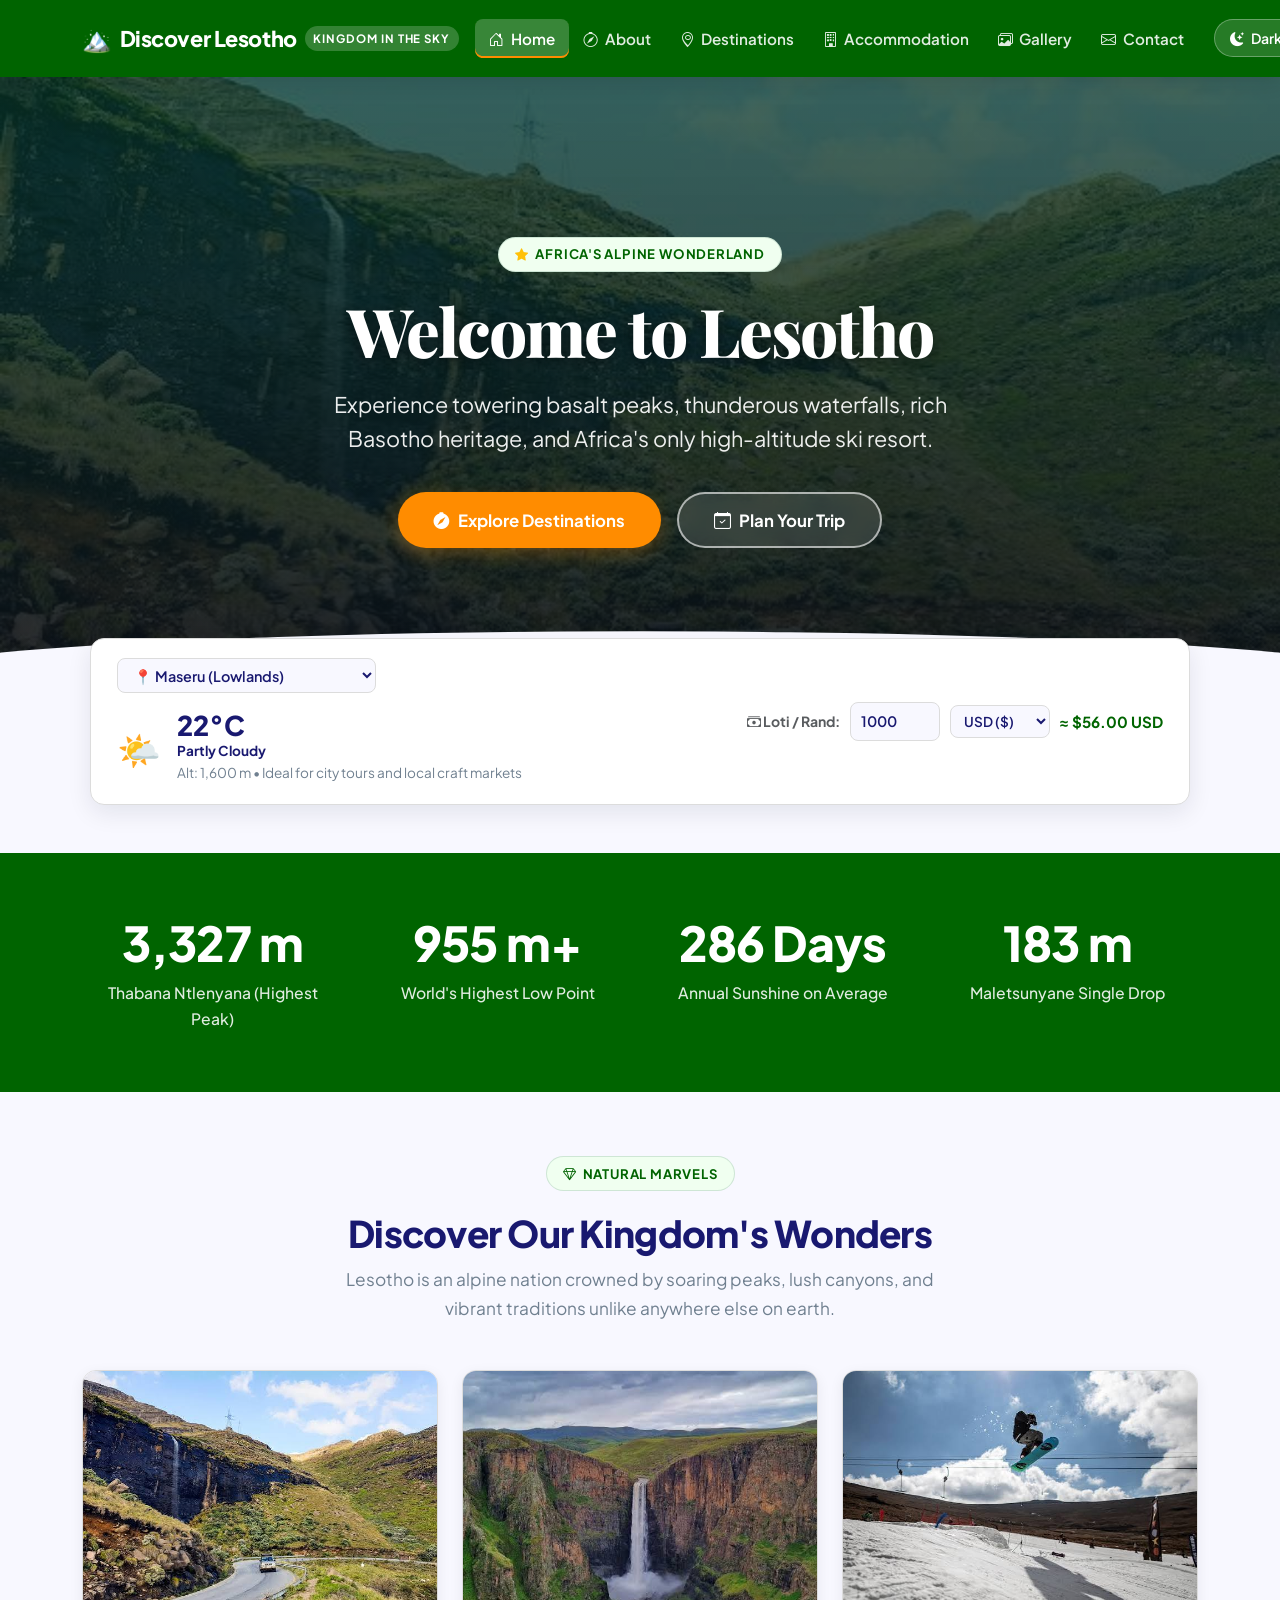
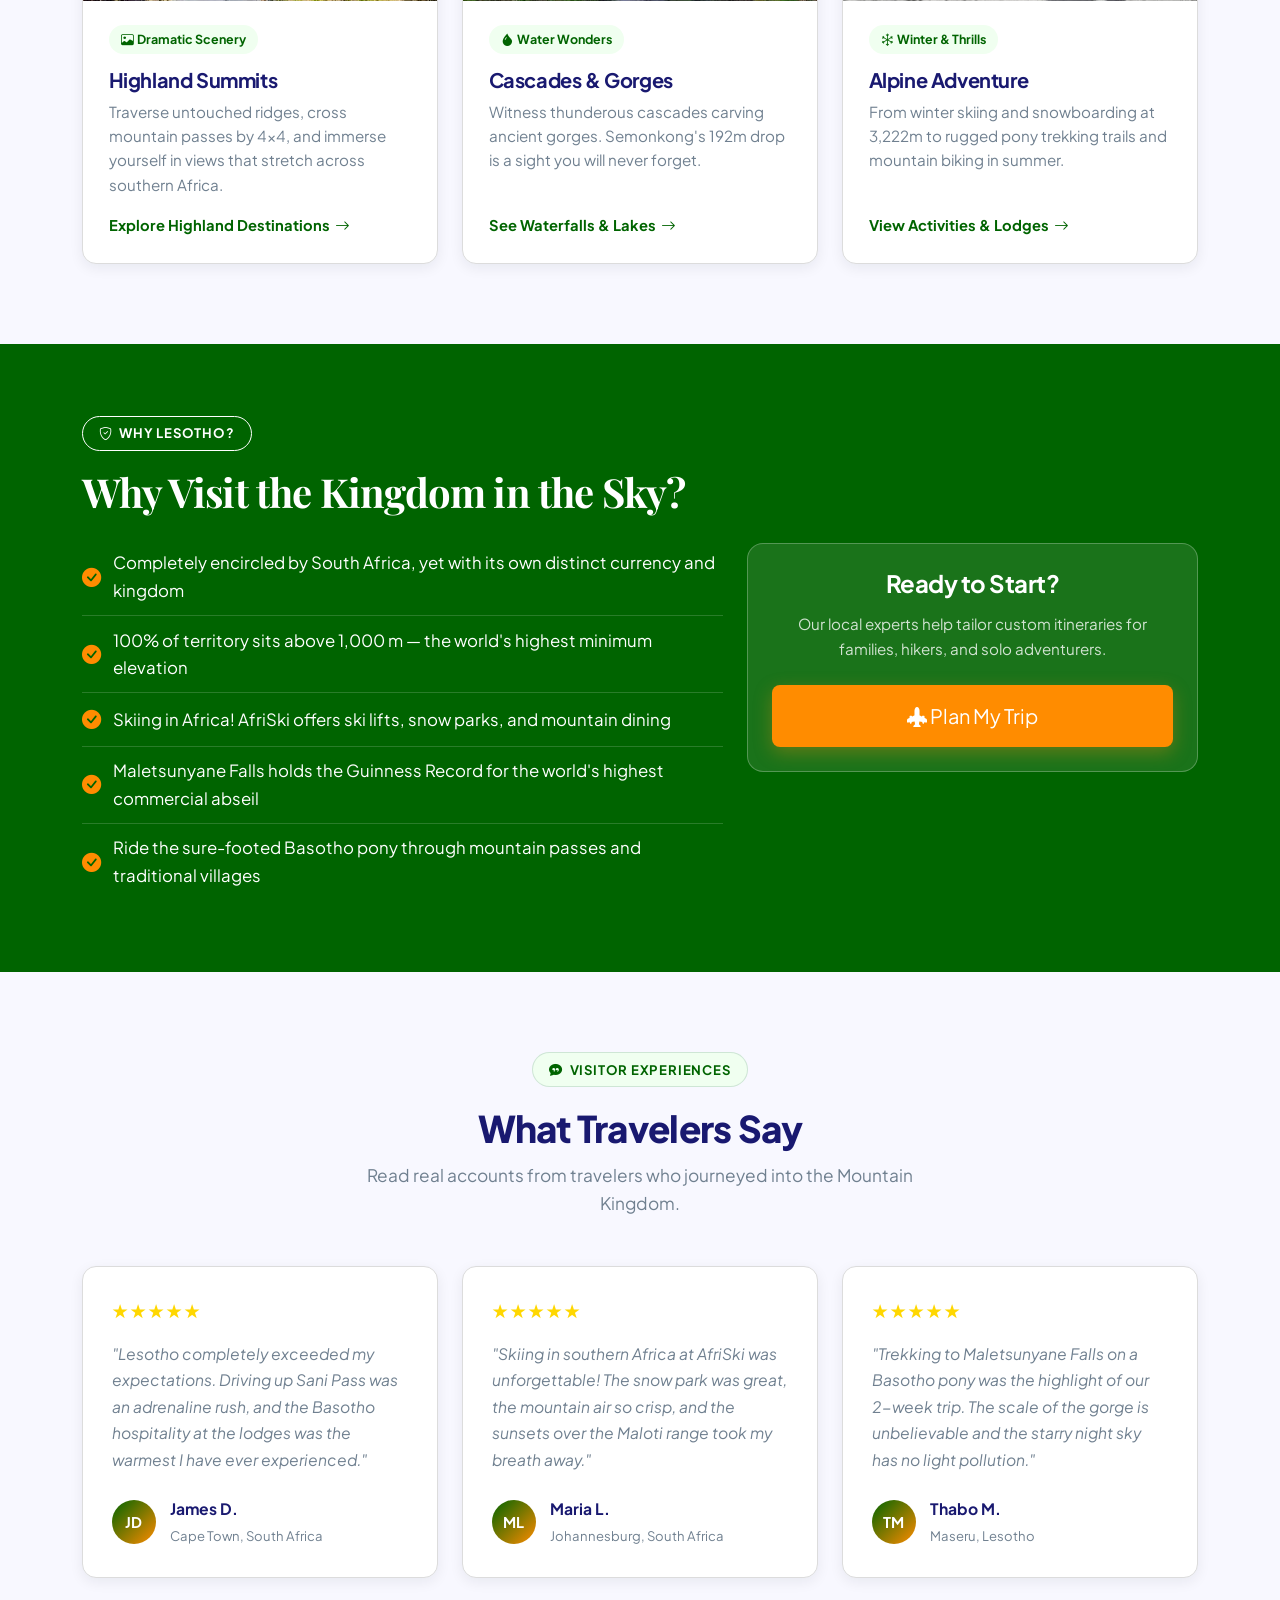
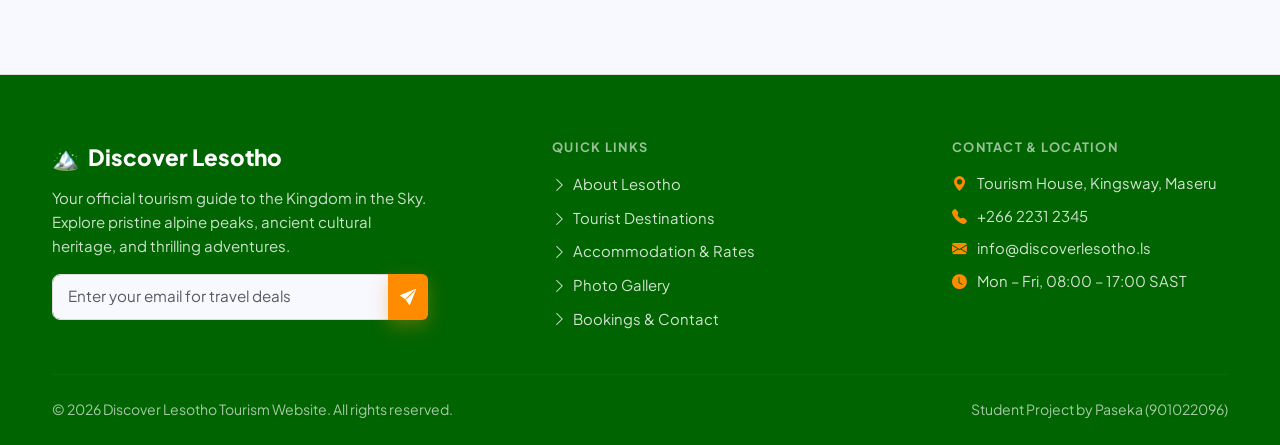
<file: index.html>
<!DOCTYPE html>
<html lang="en" data-theme="light">
<head>
    <meta charset="UTF-8">
    <meta name="viewport" content="width=device-width, initial-scale=1.0">
    <title>Discover Lesotho | The Kingdom in the Sky</title>
    <link rel="preconnect" href="https://fonts.googleapis.com">
    <link rel="preconnect" href="https://fonts.gstatic.com" crossorigin>
    <link href="https://fonts.googleapis.com/css2?family=Plus+Jakarta+Sans:wght@300;400;500;600;700;800&family=Playfair+Display:ital,wght@0,600;0,700;1,600&display=swap" rel="stylesheet">
    <link rel="stylesheet" href="https://cdn.jsdelivr.net/npm/bootstrap@5.3.3/dist/css/bootstrap.min.css">
    <link rel="stylesheet" href="https://cdn.jsdelivr.net/npm/bootstrap-icons@1.11.3/font/bootstrap-icons.min.css">
    <link rel="stylesheet" href="style.css">
</head>
<body>


<div id="scrollProgress"></div>

<header>
<nav class="navbar navbar-expand-lg navbar-dark">
    <div class="container">
        <a class="navbar-brand" href="index.html">
            <span class="fs-4">🏔️</span>
            <span>Discover Lesotho</span>
            <span class="brand-badge d-none d-sm-inline">Kingdom in the Sky</span>
        </a>
        <button class="navbar-toggler" type="button" data-bs-toggle="collapse" data-bs-target="#menu" aria-label="Toggle navigation">
            <span class="navbar-toggler-icon"></span>
        </button>
        <div class="collapse navbar-collapse" id="menu">
            <ul class="navbar-nav ms-auto me-3 align-items-lg-center">
                <li class="nav-item"><a class="nav-link active" href="index.html"><i class="bi bi-house-door"></i> Home</a></li>
                <li class="nav-item"><a class="nav-link" href="about.html"><i class="bi bi-compass"></i> About</a></li>
                <li class="nav-item"><a class="nav-link" href="destinations.html"><i class="bi bi-geo-alt"></i> Destinations</a></li>
                <li class="nav-item"><a class="nav-link" href="accommodation.html"><i class="bi bi-building"></i> Accommodation</a></li>
                <li class="nav-item"><a class="nav-link" href="gallery.html"><i class="bi bi-images"></i> Gallery</a></li>
                <li class="nav-item"><a class="nav-link" href="contact.html"><i class="bi bi-envelope"></i> Contact</a></li>
            </ul>

            <div class="d-flex align-items-center gap-2 mt-2 mt-lg-0">
                <div id="navUserPill" class="nav-user-pill">
                    <span id="navUserAvatar" class="nav-user-avatar">?</span>
                    <span>Hi, <strong id="navUserName">Traveler</strong></span>
                </div>

                
                <button id="darkToggle" aria-label="Toggle dark mode">
                    <i class="bi bi-moon-stars-fill"></i> Dark Mode
                </button>
            </div>
        </div>
    </div>
</nav>
</header>

<main>


<section class="hero">
    <div class="container position-relative">
        <span class="badge-pill mb-3">
            <i class="bi bi-star-fill text-warning"></i> Africa's Alpine Wonderland
        </span>
        <h1 class="brand-font">Welcome to Lesotho</h1>
        <p>Experience towering basalt peaks, thunderous waterfalls, rich Basotho heritage, and Africa's only high-altitude ski resort.</p>
        <div class="hero-buttons">
            <a href="destinations.html" class="btn btn-accent">
                <i class="bi bi-compass-fill"></i> Explore Destinations
            </a>
            <a href="contact.html" class="btn btn-outline-white">
                <i class="bi bi-calendar-check"></i> Plan Your Trip
            </a>
        </div>
    </div>
</section>


<div class="container">
    <div class="quick-tools-bar reveal">
        <div class="row g-4 align-items-center justify-content-between">
            <div class="col-lg-6">
                <div class="weather-widget">
                    <select class="weather-location-select" onchange="updateWeather(this.value)">
                        <option value="maseru">📍 Maseru (Lowlands)</option>
                        <option value="afriski">❄️ AfriSki (3,222 m)</option>
                        <option value="semonkong">🌊 Semonkong (Maletsunyane)</option>
                        <option value="sanipass">🏔️ Sani Pass (2,874 m)</option>
                        <option value="katse">💧 Katse Dam (2,050 m)</option>
                    </select>
                    <div class="weather-display">
                        <span id="weatherIcon" class="weather-icon">🌤️</span>
                        <div>
                            <div id="weatherTemp" class="weather-temp">22°C</div>
                            <div class="weather-info">
                                <strong id="weatherCondition">Partly Cloudy</strong>
                                <span>Alt: <span id="weatherAltitude">1,600 m</span> &bull; <span id="weatherAdvice">Ideal for city tours and local craft markets</span></span>
                            </div>
                        </div>
                    </div>
                </div>
            </div>

    
            <div class="col-lg-5">
                <div class="currency-widget">
                    <span class="text-muted small fw-bold"><i class="bi bi-cash-stack"></i> Loti / Rand:</span>
                    <input type="number" id="currencyInput" class="currency-input" value="1000" min="10" step="50" oninput="convertCurrency()">
                    <select id="currencySelect" class="currency-select" onchange="convertCurrency()">
                        <option value="USD">USD ($)</option>
                        <option value="EUR">EUR (€)</option>
                        <option value="GBP">GBP (£)</option>
                        <option value="AUD">AUD (A$)</option>
                    </select>
                    <span id="currencyResult" class="currency-result">≈ $56.00 USD</span>
                </div>
            </div>
        </div>
    </div>
</div>

<!-- STATS BAR -->
<section class="stats-bar">
    <div class="container">
        <div class="row g-4 justify-content-center">
            <div class="col-6 col-md-3 stat-item reveal">
                <h3 class="counter" data-target="3482" data-suffix=" m">0</h3>
                <p>Thabana Ntlenyana (Highest Peak)</p>
            </div>
            <div class="col-6 col-md-3 stat-item reveal">
                <h3 class="counter" data-target="1000" data-suffix=" m+">0</h3>
                <p>World's Highest Low Point</p>
            </div>
            <div class="col-6 col-md-3 stat-item reveal">
                <h3 class="counter" data-target="300" data-suffix=" Days">0</h3>
                <p>Annual Sunshine on Average</p>
            </div>
            <div class="col-6 col-md-3 stat-item reveal">
                <h3 class="counter" data-target="192" data-suffix=" m">0</h3>
                <p>Maletsunyane Single Drop</p>
            </div>
        </div>
    </div>
</section>

<section class="container my-5 py-3">
    <div class="section-header reveal">
        <span class="badge-pill"><i class="bi bi-gem"></i> Natural Marvels</span>
        <h2>Discover Our Kingdom's Wonders</h2>
        <p>Lesotho is an alpine nation crowned by soaring peaks, lush canyons, and vibrant traditions unlike anywhere else on earth.</p>
    </div>

    <div class="row g-4">
        <div class="col-md-4 reveal">
            <article class="card">
                <div class="card-img-wrap">
                    <img src="highlands.jpeg" class="card-img-top" alt="Dramatic mountain peaks of Lesotho" loading="lazy">
                </div>
                <div class="card-body">
                    <span class="card-tag"><i class="bi bi-image"></i> Dramatic Scenery</span>
                    <h3>Highland Summits</h3>
                    <p>Traverse untouched ridges, cross mountain passes by 4x4, and immerse yourself in views that stretch across southern Africa.</p>
                    <a href="destinations.html" class="card-link">Explore Highland Destinations <i class="bi bi-arrow-right"></i></a>
                </div>
            </article>
        </div>

        <div class="col-md-4 reveal">
            <article class="card">
                <div class="card-img-wrap">
                    <img src="maletsunyane.jpeg" class="card-img-top" alt="Maletsunyane Falls waterfall plunge" loading="lazy">
                </div>
                <div class="card-body">
                    <span class="card-tag"><i class="bi bi-droplet-fill"></i> Water Wonders</span>
                    <h3>Cascades &amp; Gorges</h3>
                    <p>Witness thunderous cascades carving ancient gorges. Semonkong's 192m drop is a sight you will never forget.</p>
                    <a href="destinations.html" class="card-link">See Waterfalls &amp; Lakes <i class="bi bi-arrow-right"></i></a>
                </div>
            </article>
        </div>

        <div class="col-md-4 reveal">
            <article class="card">
                <div class="card-img-wrap">
                    <img src="ski.jpeg" class="card-img-top" alt="Skiing and snowboarding at AfriSki Resort" loading="lazy">
                </div>
                <div class="card-body">
                    <span class="card-tag"><i class="bi bi-snow"></i> Winter &amp; Thrills</span>
                    <h3>Alpine Adventure</h3>
                    <p>From winter skiing and snowboarding at 3,222m to rugged pony trekking trails and mountain biking in summer.</p>
                    <a href="accommodation.html" class="card-link">View Activities &amp; Lodges <i class="bi bi-arrow-right"></i></a>
                </div>
            </article>
        </div>
    </div>
</section>


<section class="why-banner reveal">
    <div class="container">
        <div class="row align-items-center g-4">
            <div class="col-md-7">
                <span class="badge-pill mb-3 text-white border-white bg-transparent">
                    <i class="bi bi-shield-check"></i> Why Lesotho?
                </span>
                <h2 class="brand-font">Why Visit the Kingdom in the Sky?</h2>
                <ul class="why-list">
                    <li><i class="bi bi-check-circle-fill"></i> Completely encircled by South Africa, yet with its own distinct currency and kingdom</li>
                    <li><i class="bi bi-check-circle-fill"></i> 100% of territory sits above 1,000 m — the world's highest minimum elevation</li>
                    <li><i class="bi bi-check-circle-fill"></i> Skiing in Africa! AfriSki offers ski lifts, snow parks, and mountain dining</li>
                    <li><i class="bi bi-check-circle-fill"></i> Maletsunyane Falls holds the Guinness Record for the world's highest commercial abseil</li>
                    <li><i class="bi bi-check-circle-fill"></i> Ride the sure-footed Basotho pony through mountain passes and traditional villages</li>
                </ul>
            </div>
            <div class="col-md-5 text-center">
                <div class="p-4 bg-white bg-opacity-10 rounded-4 backdrop-blur border border-white border-opacity-25">
                    <h4 class="text-white mb-2">Ready to Start?</h4>
                    <p class="why-sub mb-4">Our local experts help tailor custom itineraries for families, hikers, and solo adventurers.</p>
                    <a href="contact.html" class="btn btn-accent btn-lg px-4 py-3 w-100">
                        <i class="bi bi-airplane-engines-fill"></i> Plan My Trip
                    </a>
                </div>
            </div>
        </div>
    </div>
</section>

<section class="container my-5 py-3">
    <div class="section-header reveal">
        <span class="badge-pill"><i class="bi bi-chat-quote-fill"></i> Visitor Experiences</span>
        <h2>What Travelers Say</h2>
        <p>Read real accounts from travelers who journeyed into the Mountain Kingdom.</p>
    </div>
    <div class="row g-4">
        <div class="col-md-4 reveal">
            <div class="testimonial-card">
                <div class="stars">★★★★★</div>
                <p>"Lesotho completely exceeded my expectations. Driving up Sani Pass was an adrenaline rush, and the Basotho hospitality at the lodges was the warmest I have ever experienced."</p>
                <div class="testimonial-author">
                    <div class="author-avatar">JD</div>
                    <div>
                        <strong>James D.</strong>
                        <span>Cape Town, South Africa</span>
                    </div>
                </div>
            </div>
        </div>
        <div class="col-md-4 reveal">
            <div class="testimonial-card">
                <div class="stars">★★★★★</div>
                <p>"Skiing in southern Africa at AfriSki was unforgettable! The snow park was great, the mountain air so crisp, and the sunsets over the Maloti range took my breath away."</p>
                <div class="testimonial-author">
                    <div class="author-avatar">ML</div>
                    <div>
                        <strong>Maria L.</strong>
                        <span>Johannesburg, South Africa</span>
                    </div>
                </div>
            </div>
        </div>
        <div class="col-md-4 reveal">
            <div class="testimonial-card">
                <div class="stars">★★★★★</div>
                <p>"Trekking to Maletsunyane Falls on a Basotho pony was the highlight of our 2-week trip. The scale of the gorge is unbelievable and the starry night sky has no light pollution."</p>
                <div class="testimonial-author">
                    <div class="author-avatar">TM</div>
                    <div>
                        <strong>Thabo M.</strong>
                        <span>Maseru, Lesotho</span>
                    </div>
                </div>
            </div>
        </div>
    </div>
</section>

</main>

<button id="backToTop" title="Back to top" aria-label="Back to top">
    <i class="bi bi-arrow-up"></i>
</button>

<!-- FOOTER -->
<footer>
    <div class="container footer-inner">
        <div class="row g-4 justify-content-between align-items-start">
            <div class="col-md-4">
                <div class="footer-brand">
                    <span>🏔️</span> Discover Lesotho
                </div>
                <p class="footer-desc">Your official tourism guide to the Kingdom in the Sky. Explore pristine alpine peaks, ancient cultural heritage, and thrilling adventures.</p>
                <!-- Newsletter -->
                <form class="mt-3 p-0 bg-transparent border-0 shadow-none" onsubmit="handleNewsletter(event)">
                    <div class="input-group">
                        <input type="email" id="newsletterEmail" class="form-control" placeholder="Enter your email for travel deals" required>
                        <button class="btn btn-accent" type="submit"><i class="bi bi-send-fill"></i></button>
                    </div>
                </form>
            </div>
            <div class="col-md-3">
                <h6 class="footer-heading">Quick Links</h6>
                <ul class="footer-links">
                    <li><a href="about.html"><i class="bi bi-chevron-right"></i> About Lesotho</a></li>
                    <li><a href="destinations.html"><i class="bi bi-chevron-right"></i> Tourist Destinations</a></li>
                    <li><a href="accommodation.html"><i class="bi bi-chevron-right"></i> Accommodation &amp; Rates</a></li>
                    <li><a href="gallery.html"><i class="bi bi-chevron-right"></i> Photo Gallery</a></li>
                    <li><a href="contact.html"><i class="bi bi-chevron-right"></i> Bookings &amp; Contact</a></li>
                </ul>
            </div>
            <div class="col-md-3">
                <h6 class="footer-heading">Contact &amp; Location</h6>
                <p class="footer-contact"><i class="bi bi-geo-alt-fill"></i> Tourism House, Kingsway, Maseru</p>
                <p class="footer-contact"><i class="bi bi-telephone-fill"></i> +266 2231 2345</p>
                <p class="footer-contact"><i class="bi bi-envelope-fill"></i> info@discoverlesotho.ls</p>
                <p class="footer-contact"><i class="bi bi-clock-fill"></i> Mon – Fri, 08:00 – 17:00 SAST</p>
            </div>
        </div>
        <hr class="footer-divider">
        <div class="d-flex flex-column flex-sm-row justify-content-between align-items-center">
            <p class="footer-copy">&copy; 2026 Discover Lesotho Tourism Website. All rights reserved.</p>
            <p class="footer-copy text-sm-end">Student Project by Paseka (901022096)</p>
        </div>
    </div>
</footer>

<script src="https://cdn.jsdelivr.net/npm/bootstrap@5.3.3/dist/js/bootstrap.bundle.min.js"></script>
<script src="script.js"></script>
</body>
</html>
</file>
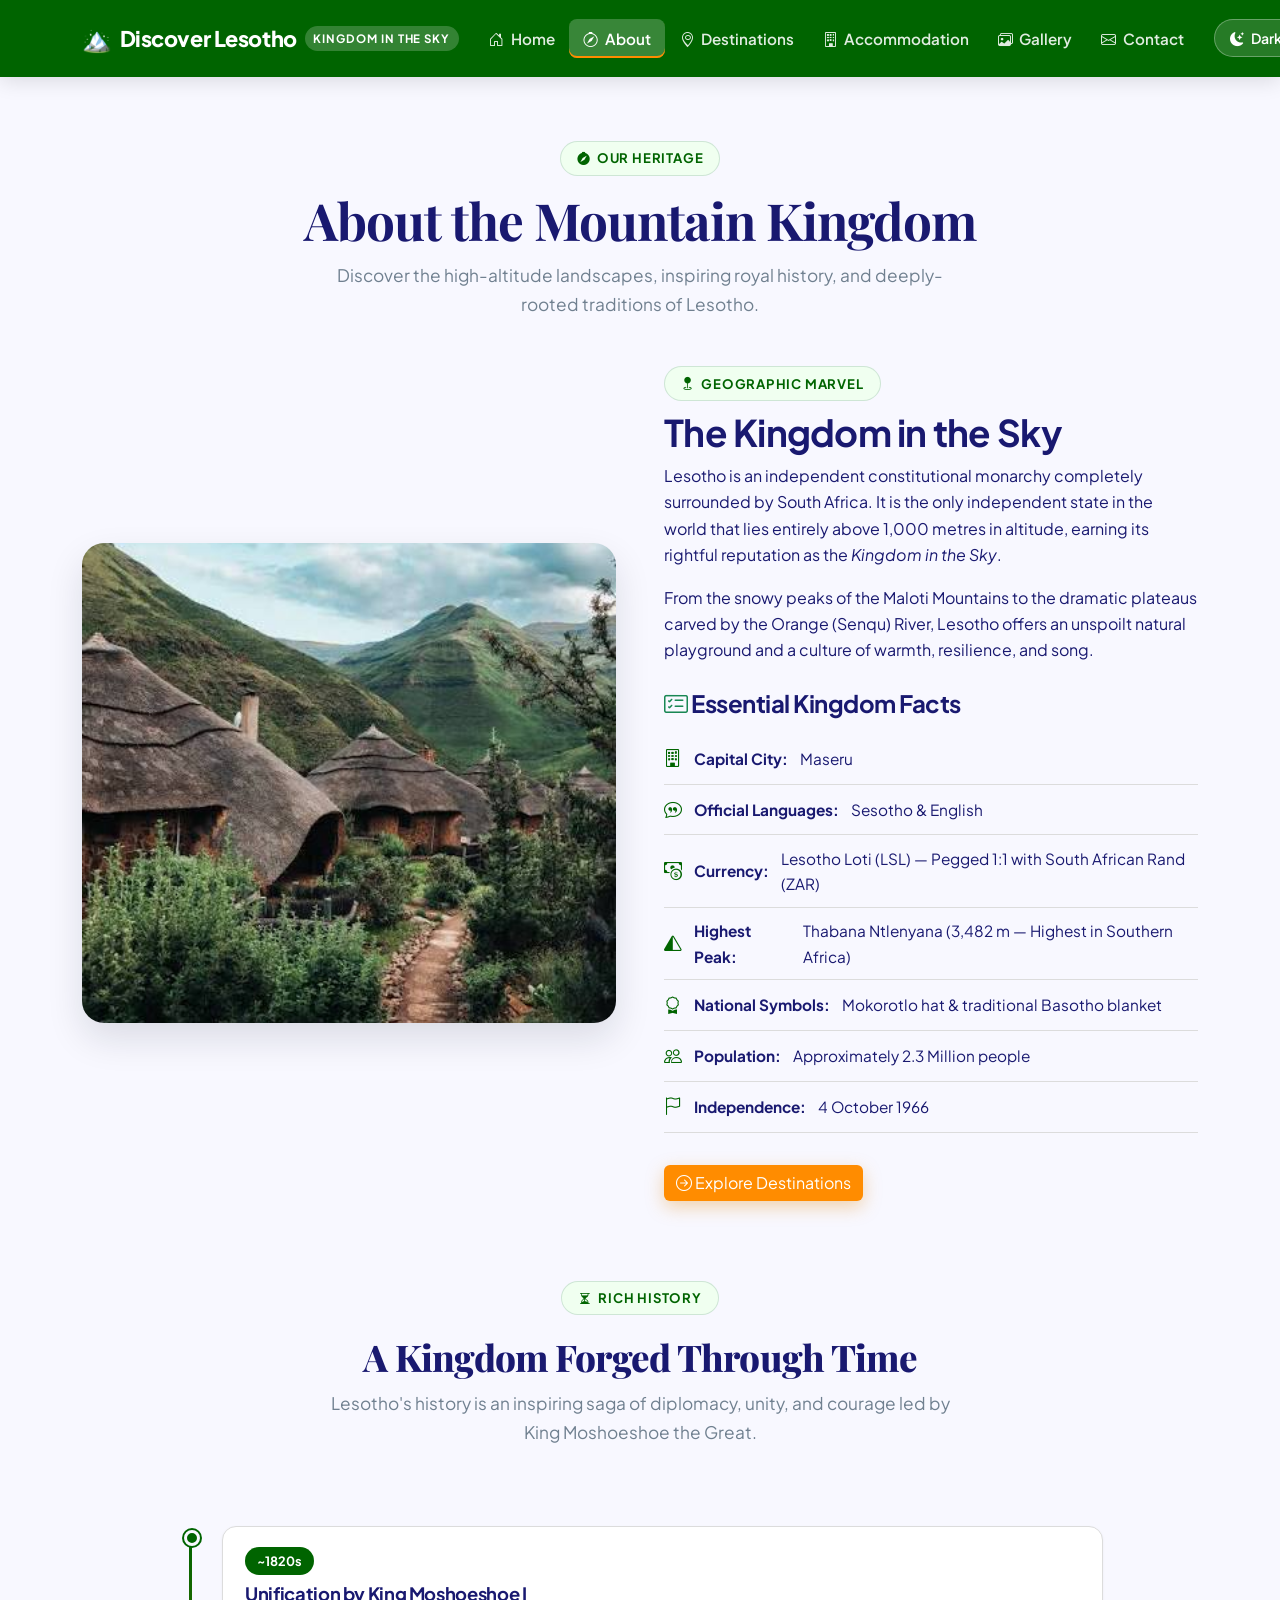
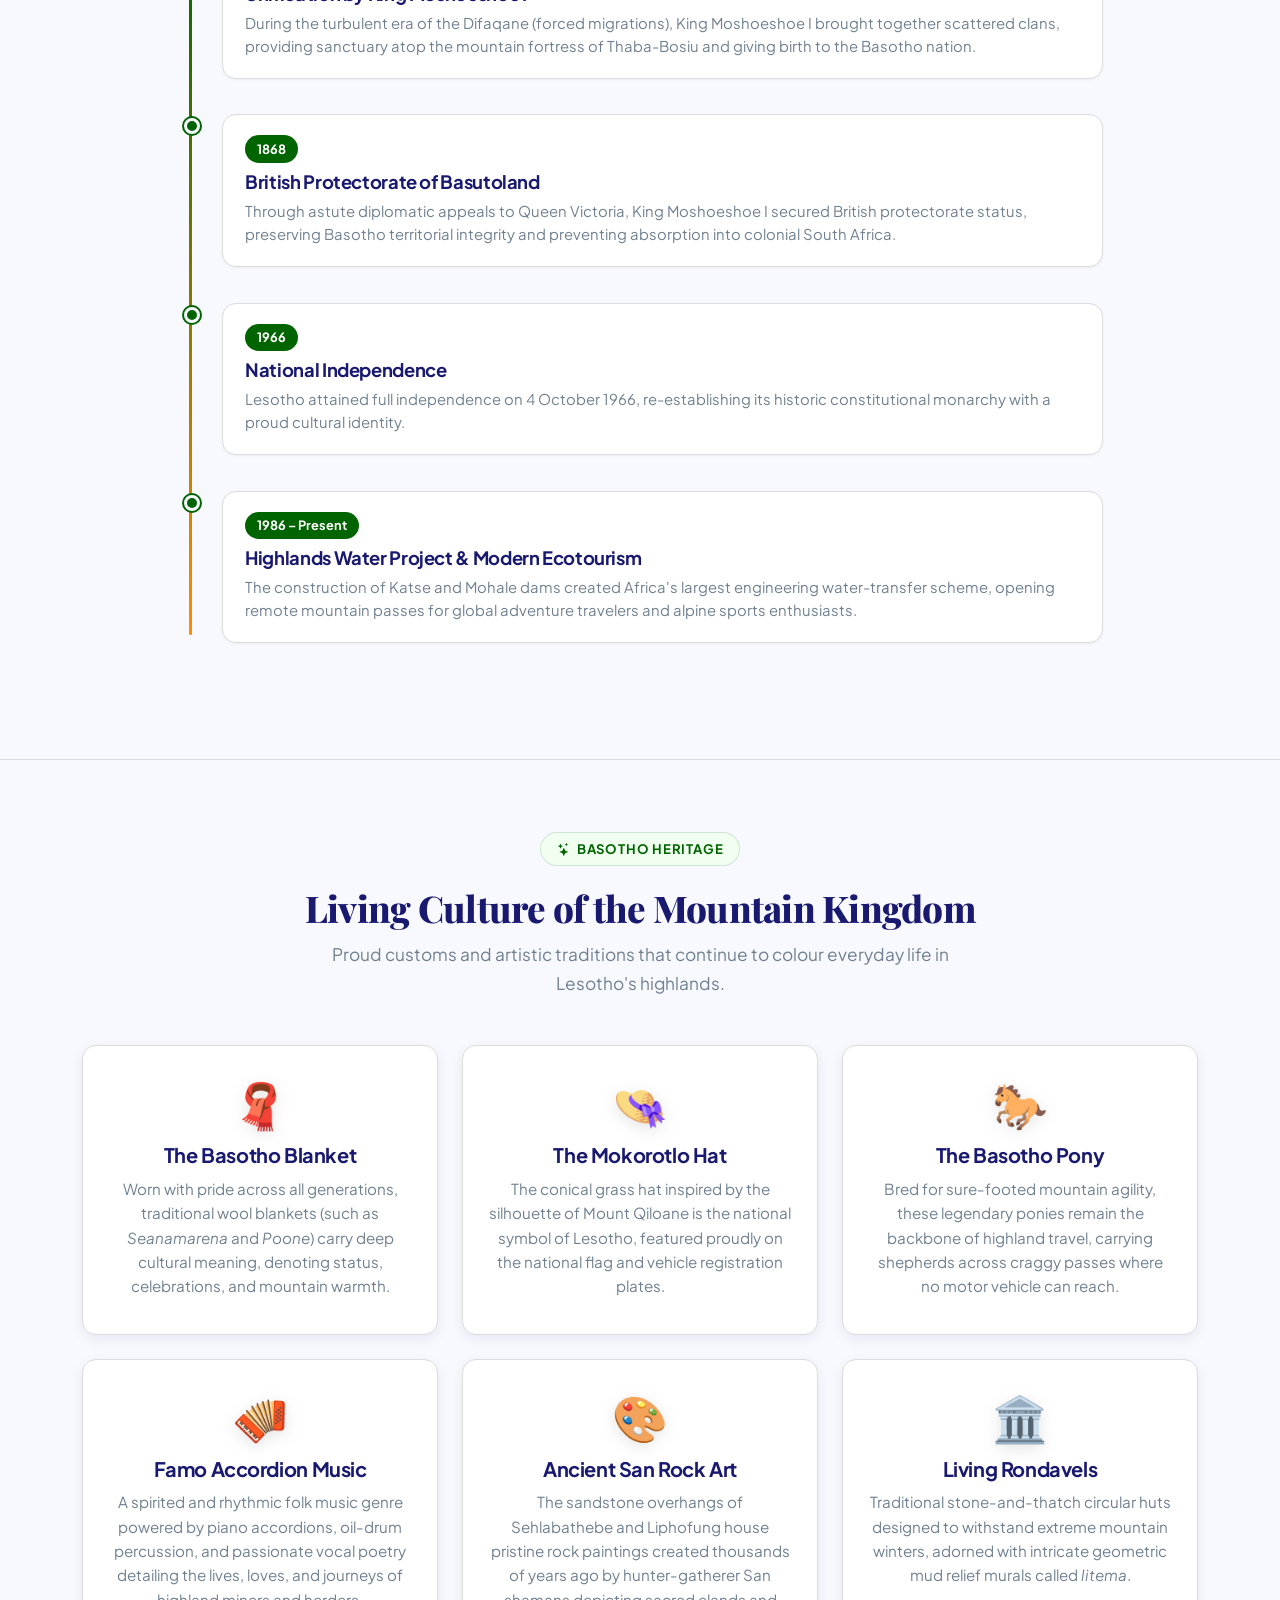
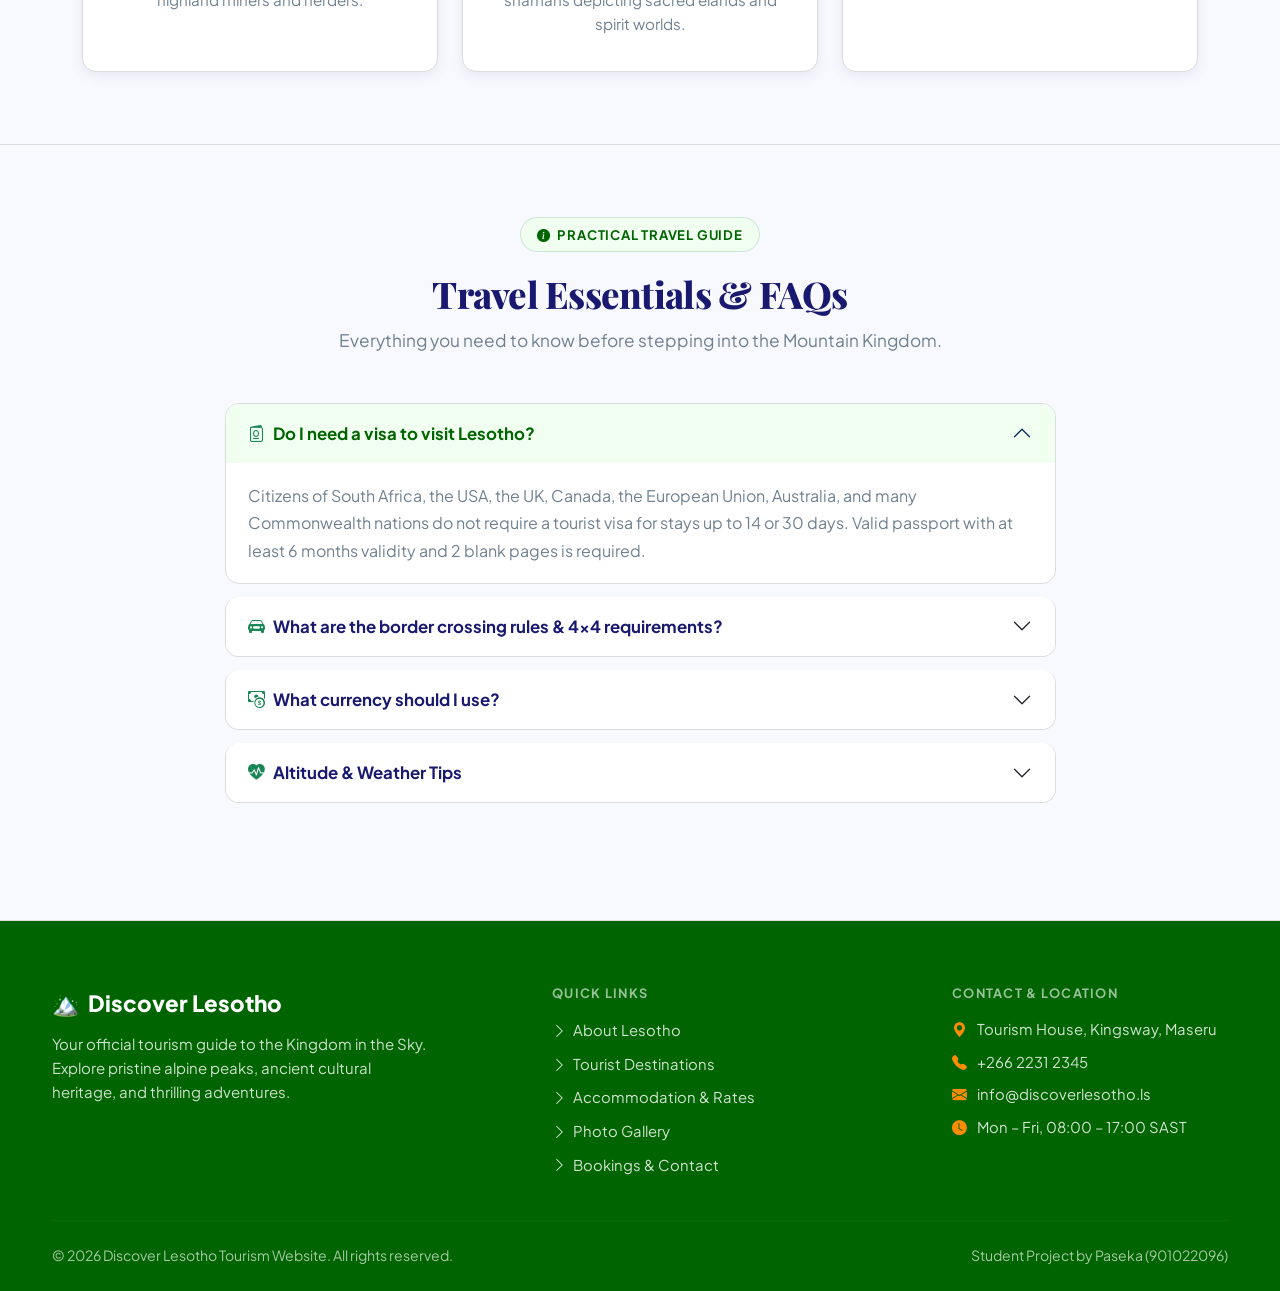
<file: about.html>
<!DOCTYPE html>
<html lang="en" data-theme="light">
<head>
    <meta charset="UTF-8">
    <meta name="viewport" content="width=device-width, initial-scale=1.0">
    <title>About Lesotho | Culture, History &amp; Geography</title>
    <link rel="preconnect" href="https://fonts.googleapis.com">
    <link rel="preconnect" href="https://fonts.gstatic.com" crossorigin>
    <link href="https://fonts.googleapis.com/css2?family=Plus+Jakarta+Sans:wght@300;400;500;600;700;800&family=Playfair+Display:ital,wght@0,600;0,700;1,600&display=swap" rel="stylesheet">
    <link rel="stylesheet" href="https://cdn.jsdelivr.net/npm/bootstrap@5.3.3/dist/css/bootstrap.min.css">
    <link rel="stylesheet" href="https://cdn.jsdelivr.net/npm/bootstrap-icons@1.11.3/font/bootstrap-icons.min.css">
    <link rel="stylesheet" href="style.css">
</head>
<body>

<div id="scrollProgress"></div>

<header>
<nav class="navbar navbar-expand-lg navbar-dark">
    <div class="container">
        <a class="navbar-brand" href="index.html">
            <span class="fs-4">🏔️</span>
            <span>Discover Lesotho</span>
            <span class="brand-badge d-none d-sm-inline">Kingdom in the Sky</span>
        </a>
        <button class="navbar-toggler" type="button" data-bs-toggle="collapse" data-bs-target="#menu" aria-label="Toggle navigation">
            <span class="navbar-toggler-icon"></span>
        </button>
        <div class="collapse navbar-collapse" id="menu">
            <ul class="navbar-nav ms-auto me-3 align-items-lg-center">
                <li class="nav-item"><a class="nav-link" href="index.html"><i class="bi bi-house-door"></i> Home</a></li>
                <li class="nav-item"><a class="nav-link active" href="about.html"><i class="bi bi-compass"></i> About</a></li>
                <li class="nav-item"><a class="nav-link" href="destinations.html"><i class="bi bi-geo-alt"></i> Destinations</a></li>
                <li class="nav-item"><a class="nav-link" href="accommodation.html"><i class="bi bi-building"></i> Accommodation</a></li>
                <li class="nav-item"><a class="nav-link" href="gallery.html"><i class="bi bi-images"></i> Gallery</a></li>
                <li class="nav-item"><a class="nav-link" href="contact.html"><i class="bi bi-envelope"></i> Contact</a></li>
            </ul>

            <div class="d-flex align-items-center gap-2 mt-2 mt-lg-0">
                <div id="navUserPill" class="nav-user-pill">
                    <span id="navUserAvatar" class="nav-user-avatar">?</span>
                    <span>Hi, <strong id="navUserName">Traveler</strong></span>
                </div>
                <button id="darkToggle" aria-label="Toggle dark mode">
                    <i class="bi bi-moon-stars-fill"></i> Dark Mode
                </button>
            </div>
        </div>
    </div>
</nav>
</header>

<main>


<section class="container my-5 py-3">
    <div class="section-header reveal">
        <span class="badge-pill"><i class="bi bi-compass-fill"></i> Our Heritage</span>
        <h1 class="brand-font">About the Mountain Kingdom</h1>
        <p>Discover the high-altitude landscapes, inspiring royal history, and deeply-rooted traditions of Lesotho.</p>
    </div>

    <div class="row align-items-center g-5">
        <div class="col-lg-6 reveal">
            <img src="lesotho.jpeg" class="img-fluid about-img" alt="Panoramic view of Lesotho mountainous plateau" loading="lazy">
        </div>
        <div class="col-lg-6 reveal">
            <span class="badge-pill mb-2"><i class="bi bi-geo-fill"></i> Geographic Marvel</span>
            <h2>The Kingdom in the Sky</h2>
            <p>Lesotho is an independent constitutional monarchy completely surrounded by South Africa. It is the only independent state in the world that lies entirely above 1,000 metres in altitude, earning its rightful reputation as the <em>Kingdom in the Sky</em>.</p>
            <p>From the snowy peaks of the Maloti Mountains to the dramatic plateaus carved by the Orange (Senqu) River, Lesotho offers an unspoilt natural playground and a culture of warmth, resilience, and song.</p>

            <h4 class="mt-4 mb-2"><i class="bi bi-card-checklist text-success"></i> Essential Kingdom Facts</h4>
            <ul class="facts-list">
                <li><i class="bi bi-building"></i> <strong>Capital City:</strong> Maseru</li>
                <li><i class="bi bi-chat-quote"></i> <strong>Official Languages:</strong> Sesotho &amp; English</li>
                <li><i class="bi bi-cash-coin"></i> <strong>Currency:</strong> Lesotho Loti (LSL) — Pegged 1:1 with South African Rand (ZAR)</li>
                <li><i class="bi bi-triangle-half"></i> <strong>Highest Peak:</strong> Thabana Ntlenyana (3,482 m — Highest in Southern Africa)</li>
                <li><i class="bi bi-award"></i> <strong>National Symbols:</strong> Mokorotlo hat &amp; traditional Basotho blanket</li>
                <li><i class="bi bi-people"></i> <strong>Population:</strong> Approximately 2.3 Million people</li>
                <li><i class="bi bi-flag"></i> <strong>Independence:</strong> 4 October 1966</li>
            </ul>

            <a href="destinations.html" class="btn btn-accent mt-3">
                <i class="bi bi-arrow-right-circle"></i> Explore Destinations
            </a>
        </div>
    </div>
</section>

<section class="container my-5 py-3">
    <div class="section-header reveal">
        <span class="badge-pill"><i class="bi bi-hourglass-split"></i> Rich History</span>
        <h2 class="brand-font">A Kingdom Forged Through Time</h2>
        <p>Lesotho's history is an inspiring saga of diplomacy, unity, and courage led by King Moshoeshoe the Great.</p>
    </div>

    <div class="row justify-content-center">
        <div class="col-lg-10">
            <div class="timeline">
                <div class="timeline-item reveal">
                    <div class="timeline-dot"></div>
                    <div class="timeline-content">
                        <span class="timeline-year">~1820s</span>
                        <h4>Unification by King Moshoeshoe I</h4>
                        <p>During the turbulent era of the Difaqane (forced migrations), King Moshoeshoe I brought together scattered clans, providing sanctuary atop the mountain fortress of Thaba-Bosiu and giving birth to the Basotho nation.</p>
                    </div>
                </div>

                <div class="timeline-item reveal">
                    <div class="timeline-dot"></div>
                    <div class="timeline-content">
                        <span class="timeline-year">1868</span>
                        <h4>British Protectorate of Basutoland</h4>
                        <p>Through astute diplomatic appeals to Queen Victoria, King Moshoeshoe I secured British protectorate status, preserving Basotho territorial integrity and preventing absorption into colonial South Africa.</p>
                    </div>
                </div>

                <div class="timeline-item reveal">
                    <div class="timeline-dot"></div>
                    <div class="timeline-content">
                        <span class="timeline-year">1966</span>
                        <h4>National Independence</h4>
                        <p>Lesotho attained full independence on 4 October 1966, re-establishing its historic constitutional monarchy with a proud cultural identity.</p>
                    </div>
                </div>

                <div class="timeline-item reveal">
                    <div class="timeline-dot"></div>
                    <div class="timeline-content">
                        <span class="timeline-year">1986 – Present</span>
                        <h4>Highlands Water Project &amp; Modern Ecotourism</h4>
                        <p>The construction of Katse and Mohale dams created Africa's largest engineering water-transfer scheme, opening remote mountain passes for global adventure travelers and alpine sports enthusiasts.</p>
                    </div>
                </div>
            </div>
        </div>
    </div>
</section>


<section class="culture-section reveal">
    <div class="container">
        <div class="section-header">
            <span class="badge-pill"><i class="bi bi-stars"></i> Basotho Heritage</span>
            <h2 class="brand-font">Living Culture of the Mountain Kingdom</h2>
            <p>Proud customs and artistic traditions that continue to colour everyday life in Lesotho's highlands.</p>
        </div>

        <div class="row g-4">
        
            <div class="col-md-4">
                <div class="culture-card">
                    <div class="culture-icon">🧣</div>
                    <h4>The Basotho Blanket</h4>
                    <p>Worn with pride across all generations, traditional wool blankets (such as <em>Seanamarena</em> and <em>Poone</em>) carry deep cultural meaning, denoting status, celebrations, and mountain warmth.</p>
                </div>
            </div>

            
            <div class="col-md-4">
                <div class="culture-card">
                    <div class="culture-icon">👒</div>
                    <h4>The Mokorotlo Hat</h4>
                    <p>The conical grass hat inspired by the silhouette of Mount Qiloane is the national symbol of Lesotho, featured proudly on the national flag and vehicle registration plates.</p>
                </div>
            </div>

        
            <div class="col-md-4">
                <div class="culture-card">
                    <div class="culture-icon">🐎</div>
                    <h4>The Basotho Pony</h4>
                    <p>Bred for sure-footed mountain agility, these legendary ponies remain the backbone of highland travel, carrying shepherds across craggy passes where no motor vehicle can reach.</p>
                </div>
            </div>

            
            <div class="col-md-4">
                <div class="culture-card">
                    <div class="culture-icon">🪗</div>
                    <h4>Famo Accordion Music</h4>
                    <p>A spirited and rhythmic folk music genre powered by piano accordions, oil-drum percussion, and passionate vocal poetry detailing the lives, loves, and journeys of highland miners and herders.</p>
                </div>
            </div>

            
            <div class="col-md-4">
                <div class="culture-card">
                    <div class="culture-icon">🎨</div>
                    <h4>Ancient San Rock Art</h4>
                    <p>The sandstone overhangs of Sehlabathebe and Liphofung house pristine rock paintings created thousands of years ago by hunter-gatherer San shamans depicting sacred elands and spirit worlds.</p>
                </div>
            </div>

            
            <div class="col-md-4">
                <div class="culture-card">
                    <div class="culture-icon">🏛️</div>
                    <h4>Living Rondavels</h4>
                    <p>Traditional stone-and-thatch circular huts designed to withstand extreme mountain winters, adorned with intricate geometric mud relief murals called <em>litema</em>.</p>
                </div>
            </div>
        </div>
    </div>
</section>


<section class="container my-5 py-4">
    <div class="section-header reveal">
        <span class="badge-pill"><i class="bi bi-info-circle-fill"></i> Practical Travel Guide</span>
        <h2 class="brand-font">Travel Essentials &amp; FAQs</h2>
        <p>Everything you need to know before stepping into the Mountain Kingdom.</p>
    </div>

    <div class="row justify-content-center">
        <div class="col-lg-9">
            <div class="accordion" id="travelGuideAccordion">
                <div class="accordion-item">
                    <h2 class="accordion-header" id="headingOne">
                        <button class="accordion-button" type="button" data-bs-toggle="collapse" data-bs-target="#collapseOne" aria-expanded="true" aria-controls="collapseOne">
                            <i class="bi bi-passport me-2 text-success"></i> Do I need a visa to visit Lesotho?
                        </button>
                    </h2>
                    <div id="collapseOne" class="accordion-collapse collapse show" data-bs-parent="#travelGuideAccordion">
                        <div class="accordion-body">
                            Citizens of South Africa, the USA, the UK, Canada, the European Union, Australia, and many Commonwealth nations do not require a tourist visa for stays up to 14 or 30 days. Valid passport with at least 6 months validity and 2 blank pages is required.
                        </div>
                    </div>
                </div>

                <div class="accordion-item">
                    <h2 class="accordion-header" id="headingTwo">
                        <button class="accordion-button collapsed" type="button" data-bs-toggle="collapse" data-bs-target="#collapseTwo" aria-expanded="false" aria-controls="collapseTwo">
                            <i class="bi bi-car-front-fill me-2 text-success"></i> What are the border crossing rules &amp; 4x4 requirements?
                        </button>
                    </h2>
                    <div id="collapseTwo" class="accordion-collapse collapse" data-bs-parent="#travelGuideAccordion">
                        <div class="accordion-body">
                            Maseru Bridge and Ficksburg Bridge are open 24 hours. The famous Sani Pass border post operates from 06:00 to 18:00; by law, only 4x4 vehicles are permitted to ascend Sani Pass due to the steep loose gravel switchbacks. Ensure you carry cross-border vehicle permits if driving a rental vehicle.
                        </div>
                    </div>
                </div>

                <div class="accordion-item">
                    <h2 class="accordion-header" id="headingThree">
                        <button class="accordion-button collapsed" type="button" data-bs-toggle="collapse" data-bs-target="#collapseThree" aria-expanded="false" aria-controls="collapseThree">
                            <i class="bi bi-cash-coin me-2 text-success"></i> What currency should I use?
                        </button>
                    </h2>
                    <div id="collapseThree" class="accordion-collapse collapse" data-bs-parent="#travelGuideAccordion">
                        <div class="accordion-body">
                            The official currency is the Lesotho Loti (LSL), which is legally pegged 1:1 with the South African Rand (ZAR). South African Rand notes and coins are accepted universally throughout Lesotho at no exchange fee. Credit cards are widely accepted at major lodges and fuel stations in Maseru and tourist hubs.
                        </div>
                    </div>
                </div>

                <div class="accordion-item">
                    <h2 class="accordion-header" id="headingFour">
                        <button class="accordion-button collapsed" type="button" data-bs-toggle="collapse" data-bs-target="#collapseFour" aria-expanded="false" aria-controls="collapseFour">
                            <i class="bi bi-heart-pulse-fill me-2 text-success"></i> Altitude &amp; Weather Tips
                        </button>
                    </h2>
                    <div id="collapseFour" class="accordion-collapse collapse" data-bs-parent="#travelGuideAccordion">
                        <div class="accordion-body">
                            Because most of Lesotho lies above 2,000m, keep hydrated and pack high-SPF sunscreen and sunglasses. High-altitude mountain weather can shift quickly: even in summer, pack warm fleece jackets for chilly evenings, and check pass conditions before winter travel.
                        </div>
                    </div>
                </div>
            </div>
        </div>
    </div>
</section>

</main>


<button id="backToTop" title="Back to top" aria-label="Back to top">
    <i class="bi bi-arrow-up"></i>
</button>


<footer>
    <div class="container footer-inner">
        <div class="row g-4 justify-content-between align-items-start">
            <div class="col-md-4">
                <div class="footer-brand">
                    <span>🏔️</span> Discover Lesotho
                </div>
                <p class="footer-desc">Your official tourism guide to the Kingdom in the Sky. Explore pristine alpine peaks, ancient cultural heritage, and thrilling adventures.</p>
            </div>
            <div class="col-md-3">
                <h6 class="footer-heading">Quick Links</h6>
                <ul class="footer-links">
                    <li><a href="about.html"><i class="bi bi-chevron-right"></i> About Lesotho</a></li>
                    <li><a href="destinations.html"><i class="bi bi-chevron-right"></i> Tourist Destinations</a></li>
                    <li><a href="accommodation.html"><i class="bi bi-chevron-right"></i> Accommodation &amp; Rates</a></li>
                    <li><a href="gallery.html"><i class="bi bi-chevron-right"></i> Photo Gallery</a></li>
                    <li><a href="contact.html"><i class="bi bi-chevron-right"></i> Bookings &amp; Contact</a></li>
                </ul>
            </div>
            <div class="col-md-3">
                <h6 class="footer-heading">Contact &amp; Location</h6>
                <p class="footer-contact"><i class="bi bi-geo-alt-fill"></i> Tourism House, Kingsway, Maseru</p>
                <p class="footer-contact"><i class="bi bi-telephone-fill"></i> +266 2231 2345</p>
                <p class="footer-contact"><i class="bi bi-envelope-fill"></i> info@discoverlesotho.ls</p>
                <p class="footer-contact"><i class="bi bi-clock-fill"></i> Mon – Fri, 08:00 – 17:00 SAST</p>
            </div>
        </div>
        <hr class="footer-divider">
        <div class="d-flex flex-column flex-sm-row justify-content-between align-items-center">
            <p class="footer-copy">&copy; 2026 Discover Lesotho Tourism Website. All rights reserved.</p>
            <p class="footer-copy text-sm-end">Student Project by Paseka (901022096)</p>
        </div>
    </div>
</footer>

<script src="https://cdn.jsdelivr.net/npm/bootstrap@5.3.3/dist/js/bootstrap.bundle.min.js"></script>
<script src="script.js"></script>
</body>
</html>
</file>
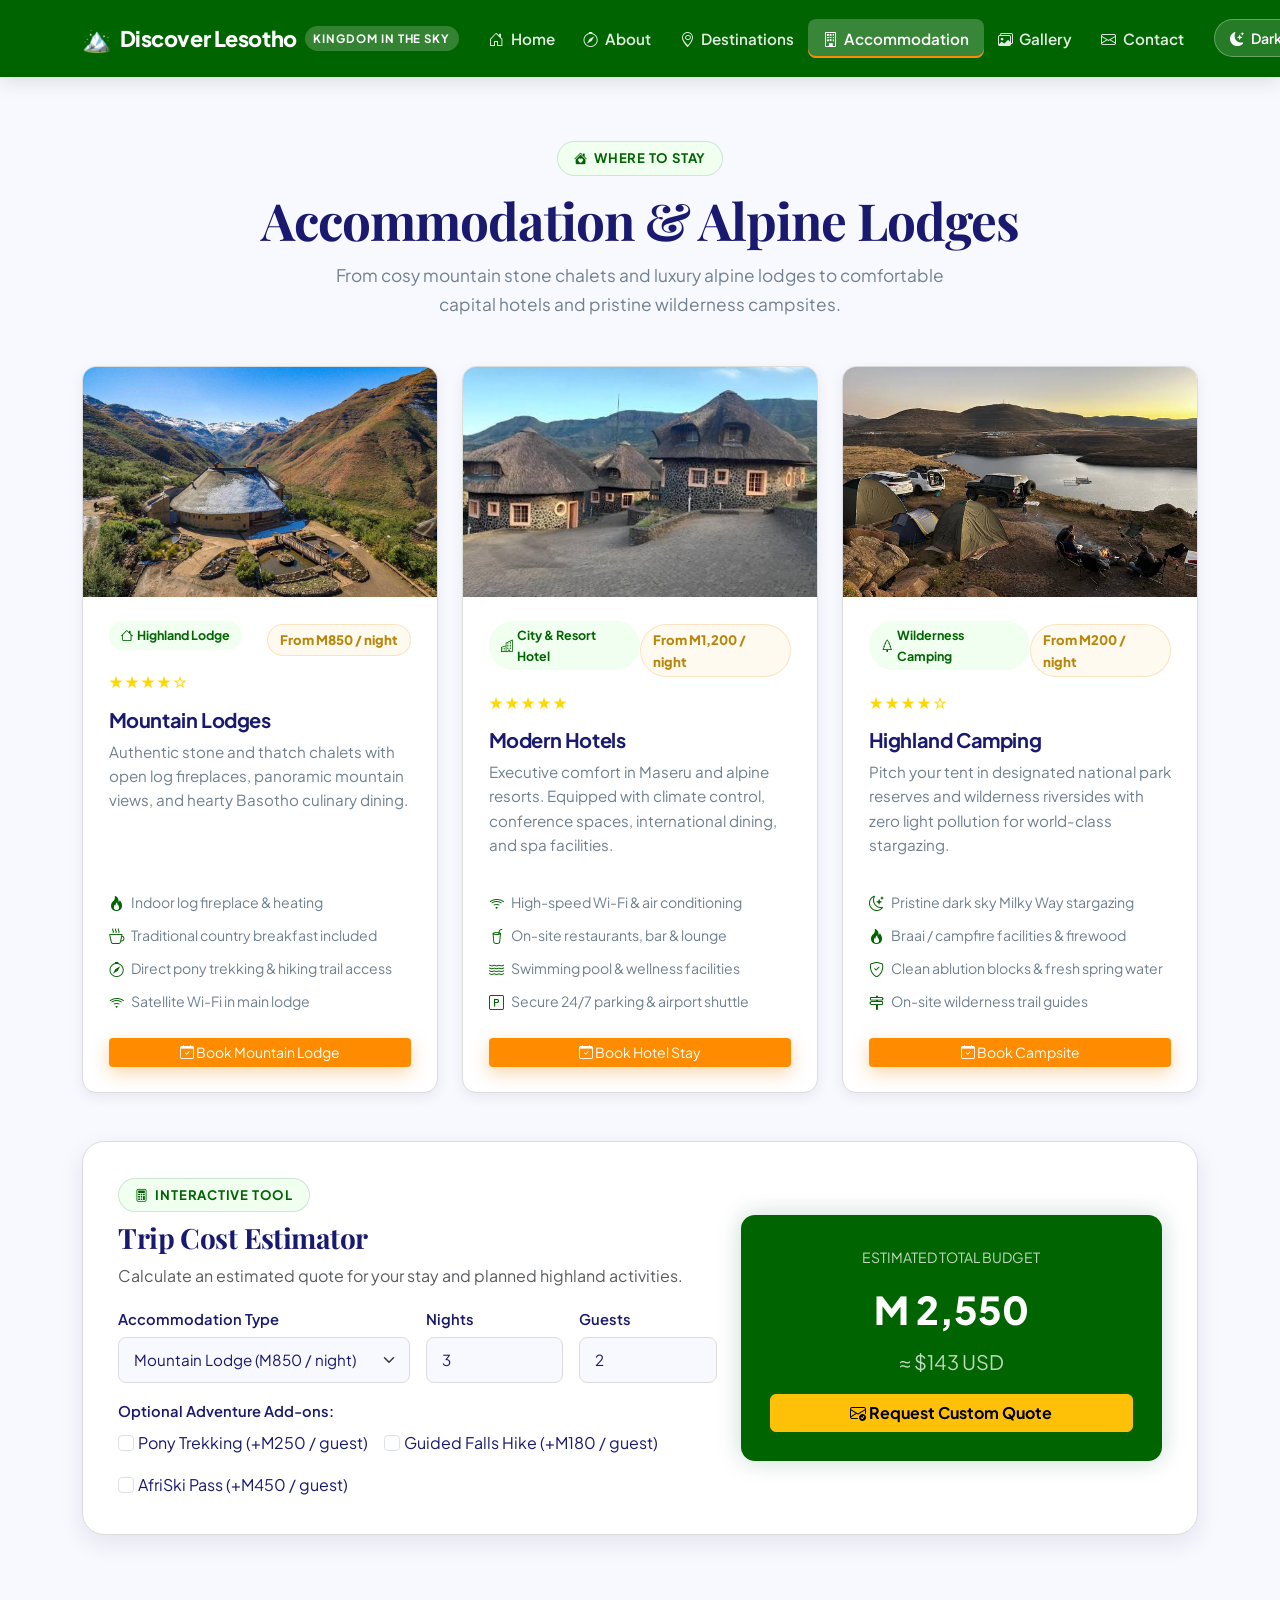
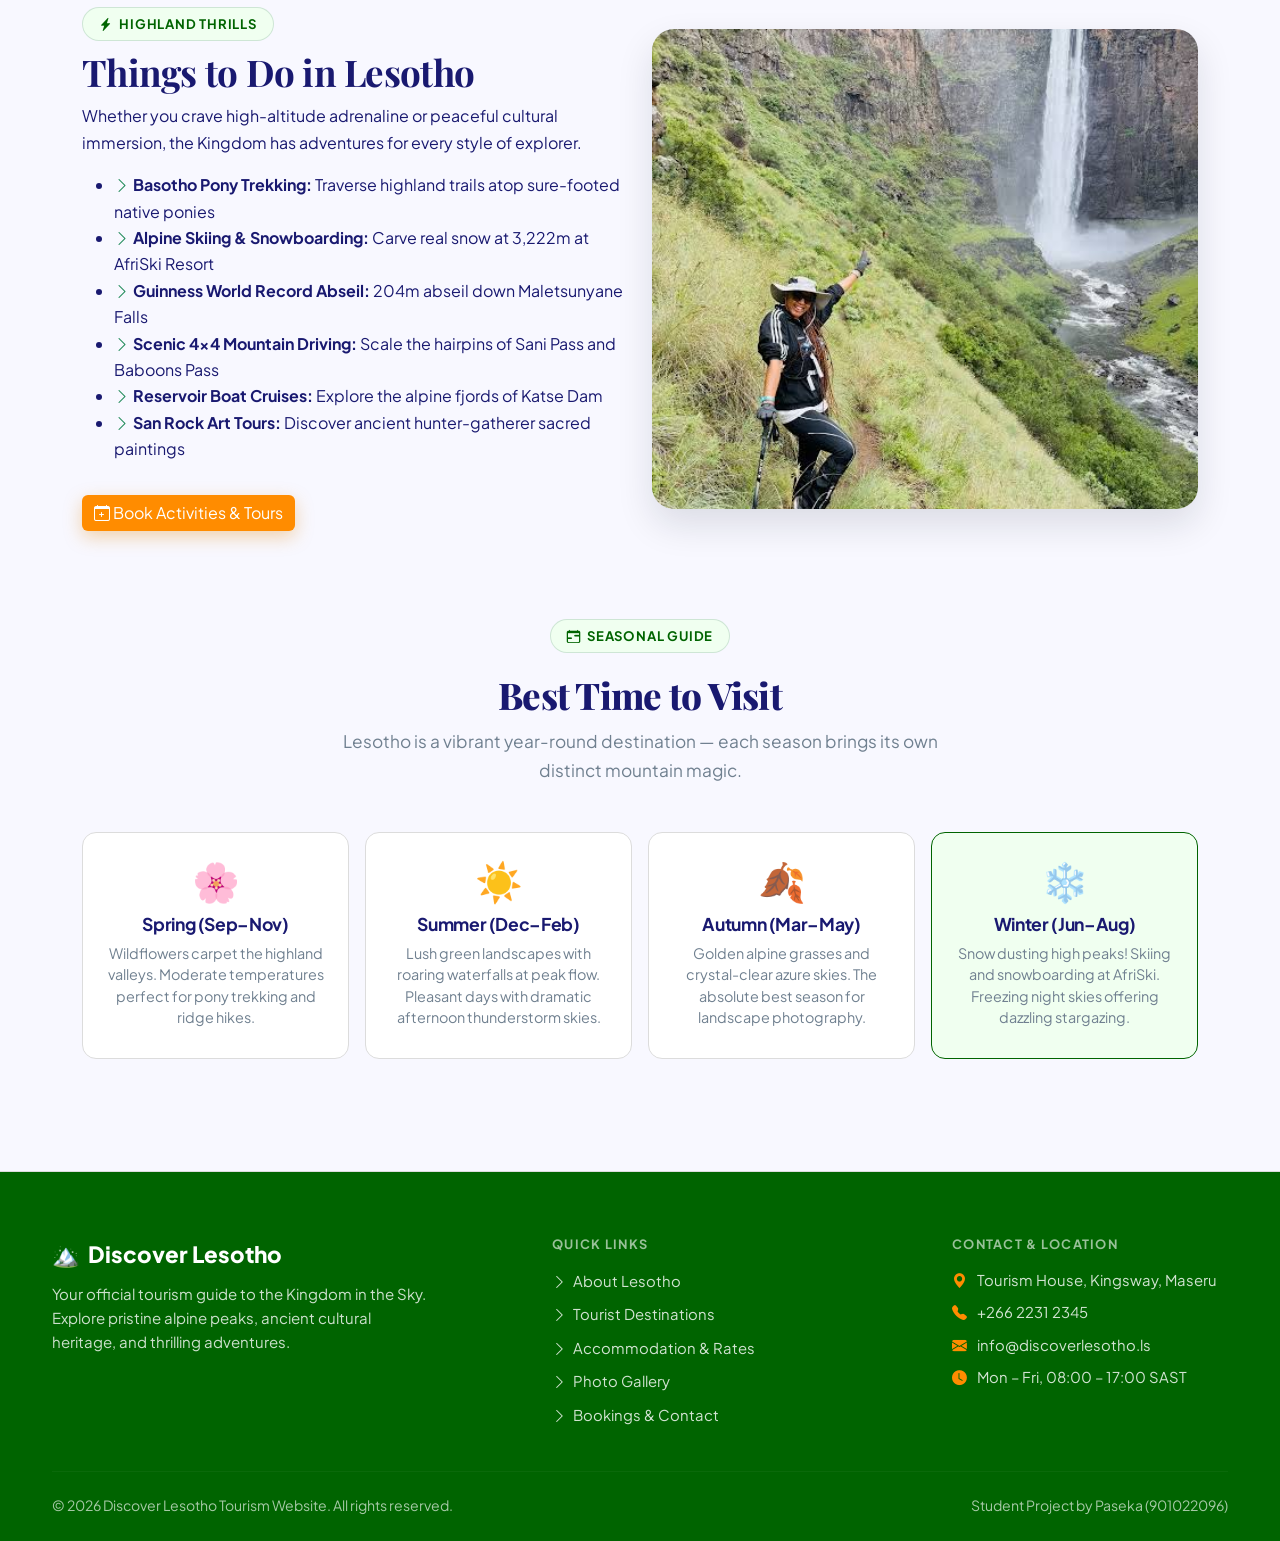
<file: accommodation.html>
<!DOCTYPE html>
<html lang="en" data-theme="light">
<head>
    <meta charset="UTF-8">
    <meta name="viewport" content="width=device-width, initial-scale=1.0">
    <title>Accommodation &amp; Activities | Discover Lesotho</title>
    <link rel="preconnect" href="https://fonts.googleapis.com">
    <link rel="preconnect" href="https://fonts.gstatic.com" crossorigin>
    <link href="https://fonts.googleapis.com/css2?family=Plus+Jakarta+Sans:wght@300;400;500;600;700;800&family=Playfair+Display:ital,wght@0,600;0,700;1,600&display=swap" rel="stylesheet">
    <link rel="stylesheet" href="https://cdn.jsdelivr.net/npm/bootstrap@5.3.3/dist/css/bootstrap.min.css">
    <link rel="stylesheet" href="https://cdn.jsdelivr.net/npm/bootstrap-icons@1.11.3/font/bootstrap-icons.min.css">
    <link rel="stylesheet" href="style.css">
</head>
<body>


<div id="scrollProgress"></div>


<header>
<nav class="navbar navbar-expand-lg navbar-dark">
    <div class="container">
        <a class="navbar-brand" href="index.html">
            <span class="fs-4">🏔️</span>
            <span>Discover Lesotho</span>
            <span class="brand-badge d-none d-sm-inline">Kingdom in the Sky</span>
        </a>
        <button class="navbar-toggler" type="button" data-bs-toggle="collapse" data-bs-target="#menu" aria-label="Toggle navigation">
            <span class="navbar-toggler-icon"></span>
        </button>
        <div class="collapse navbar-collapse" id="menu">
            <ul class="navbar-nav ms-auto me-3 align-items-lg-center">
                <li class="nav-item"><a class="nav-link" href="index.html"><i class="bi bi-house-door"></i> Home</a></li>
                <li class="nav-item"><a class="nav-link" href="about.html"><i class="bi bi-compass"></i> About</a></li>
                <li class="nav-item"><a class="nav-link" href="destinations.html"><i class="bi bi-geo-alt"></i> Destinations</a></li>
                <li class="nav-item"><a class="nav-link active" href="accommodation.html"><i class="bi bi-building"></i> Accommodation</a></li>
                <li class="nav-item"><a class="nav-link" href="gallery.html"><i class="bi bi-images"></i> Gallery</a></li>
                <li class="nav-item"><a class="nav-link" href="contact.html"><i class="bi bi-envelope"></i> Contact</a></li>
            </ul>

            <div class="d-flex align-items-center gap-2 mt-2 mt-lg-0">
                <div id="navUserPill" class="nav-user-pill">
                    <span id="navUserAvatar" class="nav-user-avatar">?</span>
                    <span>Hi, <strong id="navUserName">Traveler</strong></span>
                </div>
                <button id="darkToggle" aria-label="Toggle dark mode">
                    <i class="bi bi-moon-stars-fill"></i> Dark Mode
                </button>
            </div>
        </div>
    </div>
</nav>
</header>

<main class="container my-5 py-3">
    <div class="section-header reveal">
        <span class="badge-pill"><i class="bi bi-house-heart-fill"></i> Where to Stay</span>
        <h1 class="brand-font">Accommodation &amp; Alpine Lodges</h1>
        <p>From cosy mountain stone chalets and luxury alpine lodges to comfortable capital hotels and pristine wilderness campsites.</p>
    </div>

    
    <div class="row g-4">
        
        <div class="col-md-4 reveal">
            <article class="card">
                <div class="card-img-wrap">
                    <img src="lodge.jpg" class="card-img-top" alt="Cosy luxury mountain lodge overlooking alpine valleys" loading="lazy">
                </div>
                <div class="card-body">
                    <div class="accom-meta">
                        <span class="card-tag"><i class="bi bi-house"></i> Highland Lodge</span>
                        <span class="price-badge">From M850 / night</span>
                    </div>
                    <div class="accom-stars">★★★★☆</div>
                    <h3>Mountain Lodges</h3>
                    <p>Authentic stone and thatch chalets with open log fireplaces, panoramic mountain views, and hearty Basotho culinary dining.</p>
                    <ul class="accom-amenities">
                        <li><i class="bi bi-fire"></i> Indoor log fireplace &amp; heating</li>
                        <li><i class="bi bi-cup-hot"></i> Traditional country breakfast included</li>
                        <li><i class="bi bi-compass"></i> Direct pony trekking &amp; hiking trail access</li>
                        <li><i class="bi bi-wifi"></i> Satellite Wi-Fi in main lodge</li>
                    </ul>
                    <a href="contact.html?accommodation=Mountain%20Lodge" class="btn btn-accent btn-sm mt-auto w-100">
                        <i class="bi bi-calendar-check"></i> Book Mountain Lodge
                    </a>
                </div>
            </article>
        </div>

        
        <div class="col-md-4 reveal">
            <article class="card">
                <div class="card-img-wrap">
                    <img src="hotel.jpeg" class="card-img-top" alt="Comfortable hotel room with modern furnishings" loading="lazy">
                </div>
                <div class="card-body">
                    <div class="accom-meta">
                        <span class="card-tag"><i class="bi bi-buildings"></i> City &amp; Resort Hotel</span>
                        <span class="price-badge">From M1,200 / night</span>
                    </div>
                    <div class="accom-stars">★★★★★</div>
                    <h3>Modern Hotels</h3>
                    <p>Executive comfort in Maseru and alpine resorts. Equipped with climate control, conference spaces, international dining, and spa facilities.</p>
                    <ul class="accom-amenities">
                        <li><i class="bi bi-wifi"></i> High-speed Wi-Fi &amp; air conditioning</li>
                        <li><i class="bi bi-cup-straw"></i> On-site restaurants, bar &amp; lounge</li>
                        <li><i class="bi bi-water"></i> Swimming pool &amp; wellness facilities</li>
                        <li><i class="bi bi-p-square"></i> Secure 24/7 parking &amp; airport shuttle</li>
                    </ul>
                    <a href="contact.html?accommodation=Hotel" class="btn btn-accent btn-sm mt-auto w-100">
                        <i class="bi bi-calendar-check"></i> Book Hotel Stay
                    </a>
                </div>
            </article>
        </div>

        
        <div class="col-md-4 reveal">
            <article class="card">
                <div class="card-img-wrap">
                    <img src="camping.jpeg" class="card-img-top" alt="Tent pitched under a starry sky in the highlands" loading="lazy">
                </div>
                <div class="card-body">
                    <div class="accom-meta">
                        <span class="card-tag"><i class="bi bi-tree"></i> Wilderness Camping</span>
                        <span class="price-badge">From M200 / night</span>
                    </div>
                    <div class="accom-stars">★★★★☆</div>
                    <h3>Highland Camping</h3>
                    <p>Pitch your tent in designated national park reserves and wilderness riversides with zero light pollution for world-class stargazing.</p>
                    <ul class="accom-amenities">
                        <li><i class="bi bi-moon-stars"></i> Pristine dark sky Milky Way stargazing</li>
                        <li><i class="bi bi-fire"></i> Braai / campfire facilities &amp; firewood</li>
                        <li><i class="bi bi-shield-check"></i> Clean ablution blocks &amp; fresh spring water</li>
                        <li><i class="bi bi-signpost-2"></i> On-site wilderness trail guides</li>
                    </ul>
                    <a href="contact.html?accommodation=Camping" class="btn btn-accent btn-sm mt-auto w-100">
                        <i class="bi bi-calendar-check"></i> Book Campsite
                    </a>
                </div>
            </article>
        </div>
    </div>

    
    <section class="calculator-card reveal">
        <div class="row g-4 align-items-center">
            <div class="col-lg-7">
                <span class="badge-pill mb-2"><i class="bi bi-calculator"></i> Interactive Tool</span>
                <h3 class="brand-font">Trip Cost Estimator</h3>
                <p class="text-muted">Calculate an estimated quote for your stay and planned highland activities.</p>

                <div class="row g-3">
                    <div class="col-sm-6">
                        <label for="calcAccom" class="form-label">Accommodation Type</label>
                        <select id="calcAccom" class="form-select" onchange="calculateTripCost()">
                            <option value="850">Mountain Lodge (M850 / night)</option>
                            <option value="1200">Modern Hotel (M1,200 / night)</option>
                            <option value="200">Wilderness Camping (M200 / night)</option>
                        </select>
                    </div>
                    <div class="col-sm-3 col-6">
                        <label for="calcNights" class="form-label">Nights</label>
                        <input type="number" id="calcNights" class="form-control" value="3" min="1" max="30" oninput="calculateTripCost()">
                    </div>
                    <div class="col-sm-3 col-6">
                        <label for="calcGuests" class="form-label">Guests</label>
                        <input type="number" id="calcGuests" class="form-control" value="2" min="1" max="20" oninput="calculateTripCost()">
                    </div>
                </div>

                <div class="mt-3">
                    <label class="form-label d-block">Optional Adventure Add-ons:</label>
                    <div class="d-flex flex-wrap gap-3">
                        <label class="form-check-label d-flex align-items-center gap-1 cursor-pointer">
                            <input type="checkbox" id="calcPony" class="form-check-input mt-0" onchange="calculateTripCost()">
                            Pony Trekking (+M250 / guest)
                        </label>
                        <label class="form-check-label d-flex align-items-center gap-1 cursor-pointer">
                            <input type="checkbox" id="calcHike" class="form-check-input mt-0" onchange="calculateTripCost()">
                            Guided Falls Hike (+M180 / guest)
                        </label>
                        <label class="form-check-label d-flex align-items-center gap-1 cursor-pointer">
                            <input type="checkbox" id="calcSki" class="form-check-input mt-0" onchange="calculateTripCost()">
                            AfriSki Pass (+M450 / guest)
                        </label>
                    </div>
                </div>
            </div>

            <div class="col-lg-5">
                <div class="calc-total-box">
                    <span class="text-uppercase small tracking-wide opacity-75">Estimated Total Budget</span>
                    <div id="calcTotalLSL" class="calc-total-amount">M 2,550</div>
                    <div id="calcTotalUSD" class="fs-5 opacity-75 mb-3">≈ $143 USD</div>
                    <a href="contact.html" class="btn btn-warning w-100 fw-bold">
                        <i class="bi bi-envelope-check"></i> Request Custom Quote
                    </a>
                </div>
            </div>
        </div>
    </section>

    
    <section class="mt-5 py-4">
        <div class="row g-4 align-items-center">
            <div class="col-lg-6 reveal">
                <span class="badge-pill mb-2"><i class="bi bi-lightning-charge-fill"></i> Highland Thrills</span>
                <h2 class="brand-font">Things to Do in Lesotho</h2>
                <p>Whether you crave high-altitude adrenaline or peaceful cultural immersion, the Kingdom has adventures for every style of explorer.</p>
                <ul class="activities-list">
                    <li><i class="bi bi-chevron-right text-success"></i> <strong>Basotho Pony Trekking:</strong> Traverse highland trails atop sure-footed native ponies</li>
                    <li><i class="bi bi-chevron-right text-success"></i> <strong>Alpine Skiing &amp; Snowboarding:</strong> Carve real snow at 3,222m at AfriSki Resort</li>
                    <li><i class="bi bi-chevron-right text-success"></i> <strong>Guinness World Record Abseil:</strong> 204m abseil down Maletsunyane Falls</li>
                    <li><i class="bi bi-chevron-right text-success"></i> <strong>Scenic 4x4 Mountain Driving:</strong> Scale the hairpins of Sani Pass and Baboons Pass</li>
                    <li><i class="bi bi-chevron-right text-success"></i> <strong>Reservoir Boat Cruises:</strong> Explore the alpine fjords of Katse Dam</li>
                    <li><i class="bi bi-chevron-right text-success"></i> <strong>San Rock Art Tours:</strong> Discover ancient hunter-gatherer sacred paintings</li>
                </ul>
                <a href="contact.html" class="btn btn-accent mt-3">
                    <i class="bi bi-calendar-plus"></i> Book Activities &amp; Tours
                </a>
            </div>
            <div class="col-lg-6 reveal">
                <img src="hiking.jpeg" class="img-fluid about-img" alt="Hiker overlooking high-altitude mountain valley" loading="lazy">
            </div>
        </div>
    </section>

    <section class="mt-5 py-3 reveal">
        <div class="section-header">
            <span class="badge-pill"><i class="bi bi-calendar-range"></i> Seasonal Guide</span>
            <h2 class="brand-font">Best Time to Visit</h2>
            <p>Lesotho is a vibrant year-round destination — each season brings its own distinct mountain magic.</p>
        </div>
        <div class="row g-3">
            <div class="col-md-3">
                <div class="season-card">
                    <div class="season-icon">🌸</div>
                    <h5>Spring (Sep–Nov)</h5>
                    <p>Wildflowers carpet the highland valleys. Moderate temperatures perfect for pony trekking and ridge hikes.</p>
                </div>
            </div>
            <div class="col-md-3">
                <div class="season-card">
                    <div class="season-icon">☀️</div>
                    <h5>Summer (Dec–Feb)</h5>
                    <p>Lush green landscapes with roaring waterfalls at peak flow. Pleasant days with dramatic afternoon thunderstorm skies.</p>
                </div>
            </div>
            <div class="col-md-3">
                <div class="season-card">
                    <div class="season-icon">🍂</div>
                    <h5>Autumn (Mar–May)</h5>
                    <p>Golden alpine grasses and crystal-clear azure skies. The absolute best season for landscape photography.</p>
                </div>
            </div>
            <div class="col-md-3">
                <div class="season-card season-card--highlight">
                    <div class="season-icon">❄️</div>
                    <h5>Winter (Jun–Aug)</h5>
                    <p>Snow dusting high peaks! Skiing and snowboarding at AfriSki. Freezing night skies offering dazzling stargazing.</p>
                </div>
            </div>
        </div>
    </section>
</main>


<button id="backToTop" title="Back to top" aria-label="Back to top">
    <i class="bi bi-arrow-up"></i>
</button>

<footer>
    <div class="container footer-inner">
        <div class="row g-4 justify-content-between align-items-start">
            <div class="col-md-4">
                <div class="footer-brand">
                    <span>🏔️</span> Discover Lesotho
                </div>
                <p class="footer-desc">Your official tourism guide to the Kingdom in the Sky. Explore pristine alpine peaks, ancient cultural heritage, and thrilling adventures.</p>
            </div>
            <div class="col-md-3">
                <h6 class="footer-heading">Quick Links</h6>
                <ul class="footer-links">
                    <li><a href="about.html"><i class="bi bi-chevron-right"></i> About Lesotho</a></li>
                    <li><a href="destinations.html"><i class="bi bi-chevron-right"></i> Tourist Destinations</a></li>
                    <li><a href="accommodation.html"><i class="bi bi-chevron-right"></i> Accommodation &amp; Rates</a></li>
                    <li><a href="gallery.html"><i class="bi bi-chevron-right"></i> Photo Gallery</a></li>
                    <li><a href="contact.html"><i class="bi bi-chevron-right"></i> Bookings &amp; Contact</a></li>
                </ul>
            </div>
            <div class="col-md-3">
                <h6 class="footer-heading">Contact &amp; Location</h6>
                <p class="footer-contact"><i class="bi bi-geo-alt-fill"></i> Tourism House, Kingsway, Maseru</p>
                <p class="footer-contact"><i class="bi bi-telephone-fill"></i> +266 2231 2345</p>
                <p class="footer-contact"><i class="bi bi-envelope-fill"></i> info@discoverlesotho.ls</p>
                <p class="footer-contact"><i class="bi bi-clock-fill"></i> Mon – Fri, 08:00 – 17:00 SAST</p>
            </div>
        </div>
        <hr class="footer-divider">
        <div class="d-flex flex-column flex-sm-row justify-content-between align-items-center">
            <p class="footer-copy">&copy; 2026 Discover Lesotho Tourism Website. All rights reserved.</p>
            <p class="footer-copy text-sm-end">Student Project by Paseka (901022096)</p>
        </div>
    </div>
</footer>

<script src="https://cdn.jsdelivr.net/npm/bootstrap@5.3.3/dist/js/bootstrap.bundle.min.js"></script>
<script src="script.js"></script>
</body>
</html>
</file>
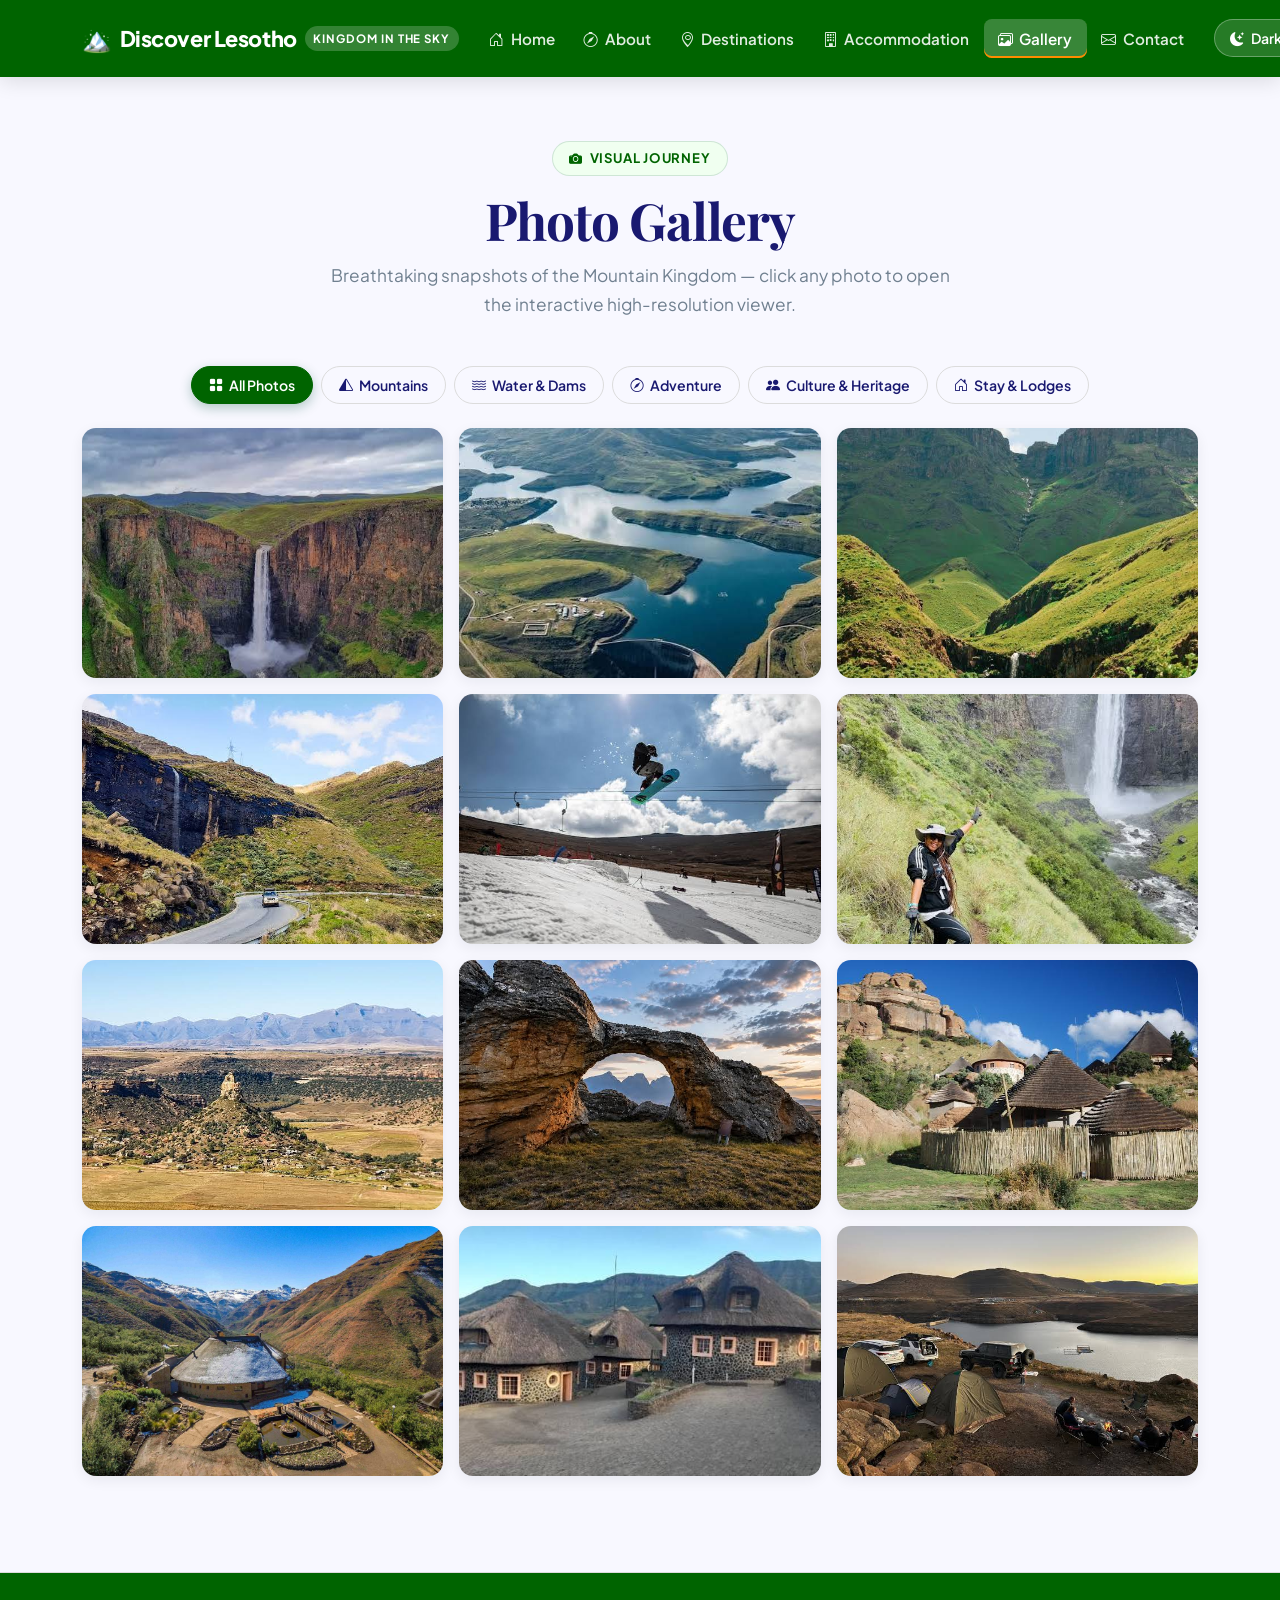
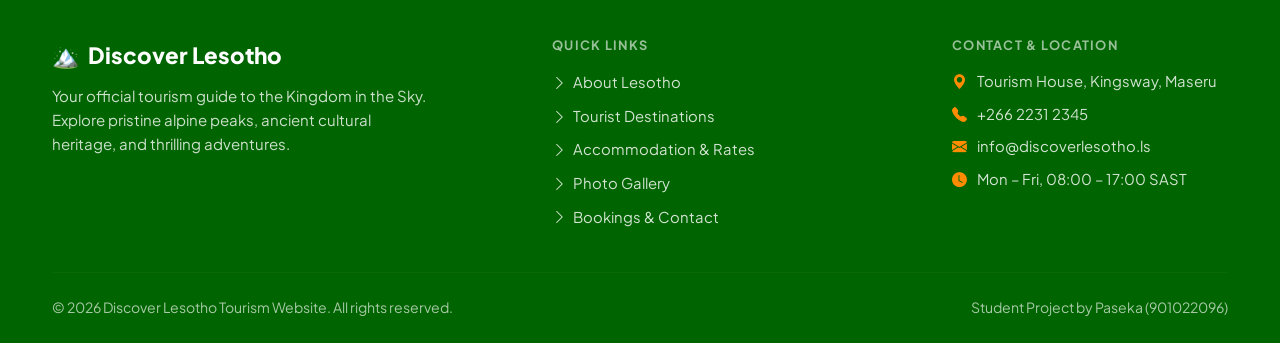
<file: gallery.html>
<!DOCTYPE html>
<html lang="en" data-theme="light">
<head>
    <meta charset="UTF-8">
    <meta name="viewport" content="width=device-width, initial-scale=1.0">
    <title>Photo Gallery | Discover Lesotho</title>
    <link rel="preconnect" href="https://fonts.googleapis.com">
    <link rel="preconnect" href="https://fonts.gstatic.com" crossorigin>
    <link href="https://fonts.googleapis.com/css2?family=Plus+Jakarta+Sans:wght@300;400;500;600;700;800&family=Playfair+Display:ital,wght@0,600;0,700;1,600&display=swap" rel="stylesheet">
    <link rel="stylesheet" href="https://cdn.jsdelivr.net/npm/bootstrap@5.3.3/dist/css/bootstrap.min.css">
    <link rel="stylesheet" href="https://cdn.jsdelivr.net/npm/bootstrap-icons@1.11.3/font/bootstrap-icons.min.css">
    <link rel="stylesheet" href="style.css">
</head>
<body>


<div id="scrollProgress"></div>


<header>
<nav class="navbar navbar-expand-lg navbar-dark">
    <div class="container">
        <a class="navbar-brand" href="index.html">
            <span class="fs-4">🏔️</span>
            <span>Discover Lesotho</span>
            <span class="brand-badge d-none d-sm-inline">Kingdom in the Sky</span>
        </a>
        <button class="navbar-toggler" type="button" data-bs-toggle="collapse" data-bs-target="#menu" aria-label="Toggle navigation">
            <span class="navbar-toggler-icon"></span>
        </button>
        <div class="collapse navbar-collapse" id="menu">
            <ul class="navbar-nav ms-auto me-3 align-items-lg-center">
                <li class="nav-item"><a class="nav-link" href="index.html"><i class="bi bi-house-door"></i> Home</a></li>
                <li class="nav-item"><a class="nav-link" href="about.html"><i class="bi bi-compass"></i> About</a></li>
                <li class="nav-item"><a class="nav-link" href="destinations.html"><i class="bi bi-geo-alt"></i> Destinations</a></li>
                <li class="nav-item"><a class="nav-link" href="accommodation.html"><i class="bi bi-building"></i> Accommodation</a></li>
                <li class="nav-item"><a class="nav-link active" href="gallery.html"><i class="bi bi-images"></i> Gallery</a></li>
                <li class="nav-item"><a class="nav-link" href="contact.html"><i class="bi bi-envelope"></i> Contact</a></li>
            </ul>

            <div class="d-flex align-items-center gap-2 mt-2 mt-lg-0">
                <div id="navUserPill" class="nav-user-pill">
                    <span id="navUserAvatar" class="nav-user-avatar">?</span>
                    <span>Hi, <strong id="navUserName">Traveler</strong></span>
                </div>
                <button id="darkToggle" aria-label="Toggle dark mode">
                    <i class="bi bi-moon-stars-fill"></i> Dark Mode
                </button>
            </div>
        </div>
    </div>
</nav>
</header>

<main class="container my-5 py-3">
    <div class="section-header reveal">
        <span class="badge-pill"><i class="bi bi-camera-fill"></i> Visual Journey</span>
        <h1 class="brand-font">Photo Gallery</h1>
        <p>Breathtaking snapshots of the Mountain Kingdom — click any photo to open the interactive high-resolution viewer.</p>
    </div>

    
    <div class="filter-btns reveal justify-content-center mb-4">
        <button class="filter-btn gallery-filter-btn active" data-filter="all">
            <i class="bi bi-grid-fill"></i> All Photos
        </button>
        <button class="filter-btn gallery-filter-btn" data-filter="mountains">
            <i class="bi bi-triangle-half"></i> Mountains
        </button>
        <button class="filter-btn gallery-filter-btn" data-filter="water">
            <i class="bi bi-water"></i> Water &amp; Dams
        </button>
        <button class="filter-btn gallery-filter-btn" data-filter="adventure">
            <i class="bi bi-compass"></i> Adventure
        </button>
        <button class="filter-btn gallery-filter-btn" data-filter="culture">
            <i class="bi bi-people-fill"></i> Culture &amp; Heritage
        </button>
        <button class="filter-btn gallery-filter-btn" data-filter="accommodation">
            <i class="bi bi-house-door"></i> Stay &amp; Lodges
        </button>
    </div>

    
    <div class="row g-3" id="galleryGrid">

    
        <div class="col-md-4 col-6 gallery-item reveal" data-category="water">
            <div class="gallery-wrap" onclick="showImage('maletsunyane.jpeg', 'Maletsunyane Falls')">
                <img src="maletsunyane.jpeg" class="gallery-image" alt="Maletsunyane Falls 192m waterfall" loading="lazy">
                <div class="gallery-caption">
                    <span>Maletsunyane Falls</span>
                    <span class="gallery-caption-tag">Water</span>
                </div>
            </div>
        </div>

        
        <div class="col-md-4 col-6 gallery-item reveal" data-category="water">
            <div class="gallery-wrap" onclick="showImage('katsedam.jpeg', 'Katse Dam Reservoir')">
                <img src="katsedam.jpeg" class="gallery-image" alt="Katse Dam high concrete arch wall" loading="lazy">
                <div class="gallery-caption">
                    <span>Katse Dam</span>
                    <span class="gallery-caption-tag">Engineering</span>
                </div>
            </div>
        </div>

        <!-- 3. Sani Pass -->
        <div class="col-md-4 col-6 gallery-item reveal" data-category="adventure">
            <div class="gallery-wrap" onclick="showImage('sanipass.jpeg', 'Sani Pass 4x4 Ascent')">
                <img src="sanipass.jpeg" class="gallery-image" alt="Sani Pass steep winding gravel switchbacks" loading="lazy">
                <div class="gallery-caption">
                    <span>Sani Pass</span>
                    <span class="gallery-caption-tag">Adventure</span>
                </div>
            </div>
        </div>

        
        <div class="col-md-4 col-6 gallery-item reveal" data-category="mountains">
            <div class="gallery-wrap" onclick="showImage('highlands.jpeg', 'Maloti Highlands')">
                <img src="highlands.jpeg" class="gallery-image" alt="Undulating mountain peaks of the Maloti range" loading="lazy">
                <div class="gallery-caption">
                    <span>Maloti Highlands</span>
                    <span class="gallery-caption-tag">Mountains</span>
                </div>
            </div>
        </div>

        
        <div class="col-md-4 col-6 gallery-item reveal" data-category="adventure">
            <div class="gallery-wrap" onclick="showImage('ski.jpeg', 'AfriSki Snow Resort')">
                <img src="ski.jpeg" class="gallery-image" alt="Skiers and snowboarders on AfriSki slopes" loading="lazy">
                <div class="gallery-caption">
                    <span>AfriSki Snow Resort</span>
                    <span class="gallery-caption-tag">Winter Sports</span>
                </div>
            </div>
        </div>

        
        <div class="col-md-4 col-6 gallery-item reveal" data-category="adventure">
            <div class="gallery-wrap" onclick="showImage('hiking.jpeg', 'Highland Hiking Trails')">
                <img src="hiking.jpeg" class="gallery-image" alt="Hiker traversing mountain trails" loading="lazy">
                <div class="gallery-caption">
                    <span>Highland Hiking</span>
                    <span class="gallery-caption-tag">Trails</span>
                </div>
            </div>
        </div>

        
        <div class="col-md-4 col-6 gallery-item reveal" data-category="culture">
            <div class="gallery-wrap" onclick="showImage('thaba.jpeg', 'Thaba-Bosiu Royal Stronghold')">
                <img src="thaba.jpeg" class="gallery-image" alt="Thaba-Bosiu plateau sandstone fortress" loading="lazy">
                <div class="gallery-caption">
                    <span>Thaba-Bosiu</span>
                    <span class="gallery-caption-tag">Heritage</span>
                </div>
            </div>
        </div>

        
        <div class="col-md-4 col-6 gallery-item reveal" data-category="mountains">
            <div class="gallery-wrap" onclick="showImage('thebe.jpeg', 'Sehlabathebe National Park')">
                <img src="thebe.jpeg" class="gallery-image" alt="Sehlabathebe sandstone arches and rock pools" loading="lazy">
                <div class="gallery-caption">
                    <span>Sehlabathebe Park</span>
                    <span class="gallery-caption-tag">UNESCO Nature</span>
                </div>
            </div>
        </div>

        
        <div class="col-md-4 col-6 gallery-item reveal" data-category="culture">
            <div class="gallery-wrap" onclick="showImage('basotho.jpeg', 'Basotho Cultural Heritage')">
                <img src="basotho.jpeg" class="gallery-image" alt="Basotho traditional blankets and mountain life" loading="lazy">
                <div class="gallery-caption">
                    <span>Basotho Culture</span>
                    <span class="gallery-caption-tag">Culture</span>
                </div>
            </div>
        </div>

        
        <div class="col-md-4 col-6 gallery-item reveal" data-category="accommodation">
            <div class="gallery-wrap" onclick="showImage('lodge.jpg', 'Highland Alpine Lodge')">
                <img src="lodge.jpg" class="gallery-image" alt="Rustic stone mountain lodge with fireplace" loading="lazy">
                <div class="gallery-caption">
                    <span>Mountain Lodge</span>
                    <span class="gallery-caption-tag">Stay</span>
                </div>
            </div>
        </div>

        
        <div class="col-md-4 col-6 gallery-item reveal" data-category="accommodation">
            <div class="gallery-wrap" onclick="showImage('hotel.jpeg', 'Comfortable City Hotel')">
                <img src="hotel.jpeg" class="gallery-image" alt="Modern hotel room in Maseru" loading="lazy">
                <div class="gallery-caption">
                    <span>City Hotel</span>
                    <span class="gallery-caption-tag">Stay</span>
                </div>
            </div>
        </div>

    
        <div class="col-md-4 col-6 gallery-item reveal" data-category="accommodation">
            <div class="gallery-wrap" onclick="showImage('camping.jpeg', 'Starry Highland Camping')">
                <img src="camping.jpeg" class="gallery-image" alt="Camp under the stars in Lesotho mountains" loading="lazy">
                <div class="gallery-caption">
                    <span>Starry Camping</span>
                    <span class="gallery-caption-tag">Stay</span>
                </div>
            </div>
        </div>

    </div>

    
    <div id="imageModal" class="image-modal" onclick="closeImage()">
        <span class="close-modal" title="Close Lightbox" onclick="closeImage()">&times;</span>
        <div class="modal-inner" onclick="event.stopPropagation()">
            <img id="previewImage" alt="Selected gallery photograph">
            <p id="previewCaption" class="modal-caption"></p>
            <div id="previewCounter" class="modal-counter"></div>
            <div class="modal-nav">
                <button class="modal-nav-btn" id="prevBtn" onclick="navigateGallery(-1)" aria-label="Previous photo">
                    <i class="bi bi-chevron-left"></i>
                </button>
                <button class="modal-nav-btn" id="nextBtn" onclick="navigateGallery(1)" aria-label="Next photo">
                    <i class="bi bi-chevron-right"></i>
                </button>
            </div>
        </div>
    </div>
</main>


<button id="backToTop" title="Back to top" aria-label="Back to top">
    <i class="bi bi-arrow-up"></i>
</button>


<footer>
    <div class="container footer-inner">
        <div class="row g-4 justify-content-between align-items-start">
            <div class="col-md-4">
                <div class="footer-brand">
                    <span>🏔️</span> Discover Lesotho
                </div>
                <p class="footer-desc">Your official tourism guide to the Kingdom in the Sky. Explore pristine alpine peaks, ancient cultural heritage, and thrilling adventures.</p>
            </div>
            <div class="col-md-3">
                <h6 class="footer-heading">Quick Links</h6>
                <ul class="footer-links">
                    <li><a href="about.html"><i class="bi bi-chevron-right"></i> About Lesotho</a></li>
                    <li><a href="destinations.html"><i class="bi bi-chevron-right"></i> Tourist Destinations</a></li>
                    <li><a href="accommodation.html"><i class="bi bi-chevron-right"></i> Accommodation &amp; Rates</a></li>
                    <li><a href="gallery.html"><i class="bi bi-chevron-right"></i> Photo Gallery</a></li>
                    <li><a href="contact.html"><i class="bi bi-chevron-right"></i> Bookings &amp; Contact</a></li>
                </ul>
            </div>
            <div class="col-md-3">
                <h6 class="footer-heading">Contact &amp; Location</h6>
                <p class="footer-contact"><i class="bi bi-geo-alt-fill"></i> Tourism House, Kingsway, Maseru</p>
                <p class="footer-contact"><i class="bi bi-telephone-fill"></i> +266 2231 2345</p>
                <p class="footer-contact"><i class="bi bi-envelope-fill"></i> info@discoverlesotho.ls</p>
                <p class="footer-contact"><i class="bi bi-clock-fill"></i> Mon – Fri, 08:00 – 17:00 SAST</p>
            </div>
        </div>
        <hr class="footer-divider">
        <div class="d-flex flex-column flex-sm-row justify-content-between align-items-center">
            <p class="footer-copy">&copy; 2026 Discover Lesotho Tourism Website. All rights reserved.</p>
            <p class="footer-copy text-sm-end">Student Project by Paseka (901022096)</p>
        </div>
    </div>
</footer>

<script src="https://cdn.jsdelivr.net/npm/bootstrap@5.3.3/dist/js/bootstrap.bundle.min.js"></script>
<script src="script.js"></script>
</body>
</html>
</file>
<file: style.css>
@import url('https://fonts.googleapis.com/css2?family=Plus+Jakarta+Sans:wght@300;400;500;600;700;800&family=Playfair+Display:ital,wght@0,600;0,700;0,800;1,600&display=swap');

*, *::before, *::after {
    box-sizing: border-box;
}

:root {
    
    --primary:          darkgreen; 
    --primary-dark:     darkgreen;
    --primary-light:    honeydew;
    --primary-hover:    seagreen;
    --primary-rgb:      14, 91, 63;

    --accent:           darkorange; 
    --accent-dark:      darkgoldenrod;
    --accent-light:     floralwhite;
    --accent-hover:     orange;
    --accent-rgb:       229, 139, 18;

    --sky-blue:         deepskyblue;
    --sky-blue-light:   aliceblue;

    --bg:               ghostwhite;
    --surface:          white;
    --surface-glass:    rgba(255, 255, 255, 0.85);
    --surface-elevated: white;
    --text:             midnightblue;
    --text-muted:       slategray;
    --border:           gainsboro;
    --border-light:     whitesmoke;

   
    --shadow-sm:        0 1px 3px rgba(0, 0, 0, 0.05);
    --shadow:           0 4px 14px rgba(15, 23, 42, 0.07);
    --shadow-md:        0 8px 24px rgba(15, 23, 42, 0.09);
    --shadow-lg:        0 16px 36px rgba(15, 23, 42, 0.12);
    --shadow-glow:      0 0 24px rgba(14, 91, 63, 0.22);

   
    --radius-sm:        8px;
    --radius:           14px;
    --radius-lg:        22px;
    --radius-full:      9999px;
    --transition:       all 0.28s cubic-bezier(0.4, 0, 0.2, 1);

   
    --green:            var(--primary);
    --green-dark:       var(--primary-dark);
    --green-light:      var(--primary-light);
    --muted:            var(--text-muted);
}


[data-theme="dark"] {
    --primary:          mediumseagreen;
    --primary-dark:     seagreen;
    --primary-light:    rgba(46, 204, 113, 0.15);
    --primary-hover:    springgreen;
    --primary-rgb:      46, 204, 113;

    --accent:           gold;
    --accent-dark:      darkgoldenrod;
    --accent-light:     rgba(245, 158, 11, 0.18);
    --accent-hover:     gold;

    --bg:               black;
    --surface:          darkslategray;
    --surface-glass:    rgba(19, 28, 38, 0.88);
    --surface-elevated: darkslategray;
    --text:             whitesmoke;
    --text-muted:       silver;
    --border:           darkslategray;
    --border-light:     darkslategray;

    --shadow-sm:        0 1px 3px rgba(0, 0, 0, 0.35);
    --shadow:           0 6px 18px rgba(0, 0, 0, 0.45);
    --shadow-md:        0 10px 28px rgba(0, 0, 0, 0.55);
    --shadow-lg:        0 20px 42px rgba(0, 0, 0, 0.65);
    --shadow-glow:      0 0 24px rgba(46, 204, 113, 0.25);
}

html {
    scroll-behavior: smooth;
}

body {
    font-family: 'Plus Jakarta Sans', -apple-system, BlinkMacSystemFont, 'Segoe UI', Roboto, sans-serif;
    background-color: var(--bg);
    color: var(--text);
    margin: 0;
    transition: background-color var(--transition), color var(--transition);
    line-height: 1.65;
    -webkit-font-smoothing: antialiased;
    overflow-x: hidden;
}


#scrollProgress {
    position: fixed;
    top: 0;
    left: 0;
    height: 3px;
    background: linear-gradient(90deg, var(--primary), var(--accent));
    z-index: 1100;
    width: 0%;
    transition: width 0.1s ease-out;
}

a {
    color: var(--primary);
    text-decoration: none;
    transition: var(--transition);
}
a:hover {
    color: var(--primary-hover);
    text-decoration: none;
}

h1, h2, h3, h4, h5, h6 {
    color: var(--text);
    font-weight: 700;
    letter-spacing: -0.02em;
    line-height: 1.25;
}

h1 {
    font-size: clamp(2rem, 5vw, 3.2rem);
}
h2 {
    font-size: clamp(1.6rem, 3.5vw, 2.3rem);
}

.brand-font {
    font-family: 'Playfair Display', Georgia, serif;
}


.navbar {
    background-color: var(--primary) !important;
    background: linear-gradient(135deg, var(--primary-dark) 0%, var(--primary) 100%) !important;
    box-shadow: 0 4px 20px rgba(0, 0, 0, 0.12);
    padding: 0.85rem 1rem;
    position: sticky;
    top: 0;
    z-index: 1020;
    backdrop-filter: blur(10px);
    transition: background-color var(--transition), padding var(--transition);
}

[data-theme="dark"] .navbar {
    background: linear-gradient(135deg, black 0%, black 100%) !important;
    border-bottom: 1px solid var(--border);
}

.navbar-brand {
    font-size: 1.35rem;
    font-weight: 800;
    letter-spacing: -0.02em;
    color: white !important;
    display: flex;
    align-items: center;
    gap: 0.5rem;
}

.navbar-brand .brand-badge {
    background: rgba(255, 255, 255, 0.2);
    color: white;
    font-size: 0.72rem;
    font-weight: 700;
    text-transform: uppercase;
    letter-spacing: 0.08em;
    padding: 0.2rem 0.55rem;
    border-radius: var(--radius-full);
}

.nav-link {
    font-weight: 600;
    font-size: 0.95rem;
    padding: 0.45rem 0.9rem !important;
    border-radius: var(--radius-sm);
    transition: var(--transition);
    color: rgba(255, 255, 255, 0.88) !important;
    display: inline-flex;
    align-items: center;
    gap: 0.4rem;
}

.nav-link:hover {
    background: rgba(255, 255, 255, 0.18) !important;
    color: white !important;
    transform: translateY(-1px);
}

.nav-link.active {
    background: rgba(255, 255, 255, 0.22) !important;
    color: white !important;
    box-shadow: inset 0 -2px 0 var(--accent);
}

/* User Greeting Pill in Navbar */
.nav-user-pill {
    display: none;
    align-items: center;
    gap: 0.5rem;
    background: rgba(255, 255, 255, 0.15);
    border: 1px solid rgba(255, 255, 255, 0.25);
    color: white;
    padding: 0.35rem 0.8rem;
    border-radius: var(--radius-full);
    font-size: 0.85rem;
    font-weight: 600;
}
.nav-user-pill.visible {
    display: inline-flex;
}
.nav-user-avatar {
    width: 24px;
    height: 24px;
    border-radius: 50%;
    background: var(--accent);
    color: white;
    font-size: 0.72rem;
    font-weight: 700;
    display: flex;
    align-items: center;
    justify-content: center;
}

/* Theme Toggle Button */
#darkToggle {
    background: rgba(255, 255, 255, 0.15);
    border: 1.5px solid rgba(255, 255, 255, 0.3);
    color: white;
    border-radius: var(--radius-full);
    padding: 0.4rem 0.95rem;
    font-size: 0.88rem;
    font-weight: 600;
    cursor: pointer;
    transition: var(--transition);
    display: flex;
    align-items: center;
    gap: 0.45rem;
    white-space: nowrap;
}
#darkToggle:hover {
    background: rgba(255, 255, 255, 0.28);
    transform: translateY(-1px);
}

/* ==========================================================================
   HERO SECTION
   ========================================================================== */
.hero {
    position: relative;
    background: linear-gradient(180deg, rgba(8, 56, 39, 0.75) 0%, rgba(11, 17, 24, 0.88) 100%),
                url("highlands.jpeg") center/cover no-repeat;
    color: white;
    padding: 160px 20px 130px;
    text-align: center;
    overflow: hidden;
}

.hero::after {
    content: "";
    position: absolute;
    bottom: -1px;
    left: 0;
    right: 0;
    height: 48px;
    background: var(--bg);
    clip-path: ellipse(60% 100% at 50% 100%);
}

.hero h1 {
    font-size: clamp(2.4rem, 6.5vw, 4.2rem);
    color: white;
    font-weight: 800;
    letter-spacing: -0.03em;
    text-shadow: 0 4px 16px rgba(0, 0, 0, 0.5);
    margin-bottom: 1rem;
}

.hero p {
    font-size: clamp(1.1rem, 2.4vw, 1.35rem);
    max-width: 680px;
    margin: 0 auto 2.2rem;
    color: rgba(255, 255, 255, 0.92);
    font-weight: 400;
    line-height: 1.6;
}

.hero-buttons {
    display: flex;
    gap: 1rem;
    justify-content: center;
    flex-wrap: wrap;
}

.hero .btn {
    padding: 0.85rem 2.2rem;
    font-size: 1.05rem;
    font-weight: 700;
    border-radius: var(--radius-full);
    transition: var(--transition);
    display: inline-flex;
    align-items: center;
    gap: 0.5rem;
}

.btn-accent {
    background: var(--accent);
    color: white;
    border: none;
    box-shadow: 0 6px 18px rgba(229, 139, 18, 0.35);
}
.btn-accent:hover {
    background: var(--accent-hover);
    color: white;
    transform: translateY(-2px);
    box-shadow: 0 8px 24px rgba(229, 139, 18, 0.45);
}

.btn-outline-white {
    background: rgba(255, 255, 255, 0.12);
    border: 2px solid rgba(255, 255, 255, 0.6);
    color: white;
    backdrop-filter: blur(8px);
}
.btn-outline-white:hover {
    background: white;
    color: var(--primary-dark);
    transform: translateY(-2px);
}

/* ==========================================================================
   INTERACTIVE WEATHER & QUICK TOOLS BAR
   ========================================================================== */
.quick-tools-bar {
    background: var(--surface);
    border: 1px solid var(--border);
    border-radius: var(--radius);
    box-shadow: var(--shadow-md);
    padding: 1.2rem 1.6rem;
    margin: -40px auto 3rem;
    position: relative;
    z-index: 10;
    max-width: 1100px;
}

.weather-widget {
    display: flex;
    align-items: center;
    gap: 1.2rem;
    flex-wrap: wrap;
}

.weather-location-select {
    border: 1.5px solid var(--border);
    background: var(--bg);
    color: var(--text);
    font-weight: 600;
    font-size: 0.9rem;
    padding: 0.4rem 0.8rem;
    border-radius: var(--radius-sm);
    cursor: pointer;
    outline: none;
}
.weather-location-select:focus {
    border-color: var(--primary);
}

.weather-display {
    display: flex;
    align-items: center;
    gap: 1rem;
}
.weather-icon {
    font-size: 2.2rem;
    line-height: 1;
}
.weather-temp {
    font-size: 1.7rem;
    font-weight: 800;
    color: var(--text);
    line-height: 1;
}
.weather-info {
    font-size: 0.85rem;
    color: var(--text-muted);
}
.weather-info strong {
    color: var(--text);
    display: block;
}

/* Currency converter widget inline */
.currency-widget {
    display: flex;
    align-items: center;
    gap: 0.6rem;
    flex-wrap: wrap;
    justify-content: flex-end;
}
.currency-input {
    width: 90px;
    padding: 0.4rem 0.6rem;
    border: 1.5px solid var(--border);
    background: var(--bg);
    color: var(--text);
    border-radius: var(--radius-sm);
    font-weight: 600;
    font-size: 0.9rem;
}
.currency-select {
    padding: 0.4rem 0.6rem;
    border: 1.5px solid var(--border);
    background: var(--bg);
    color: var(--text);
    border-radius: var(--radius-sm);
    font-size: 0.85rem;
    font-weight: 600;
}
.currency-result {
    font-weight: 700;
    color: var(--primary);
    font-size: 0.95rem;
}


.stats-bar {
    background: linear-gradient(135deg, var(--primary) 0%, var(--primary-dark) 100%);
    color: white;
    padding: 2.8rem 1rem;
    text-align: center;
    position: relative;
    overflow: hidden;
}

[data-theme="dark"] .stats-bar {
    background: linear-gradient(135deg, black 0%, darkslategray 100%);
    border-top: 1px solid var(--border);
    border-bottom: 1px solid var(--border);
}

.stat-item {
    padding: 1rem;
}
.stat-item h3 {
    color: white;
    font-size: clamp(2.2rem, 4vw, 3rem);
    font-weight: 800;
    margin: 0;
    letter-spacing: -0.02em;
}
[data-theme="dark"] .stat-item h3 {
    color: var(--primary);
}
.stat-item p {
    margin: 0.4rem 0 0;
    color: rgba(255, 255, 255, 0.88);
    font-size: 0.98rem;
    font-weight: 500;
}


.section-header {
    text-align: center;
    margin-bottom: 3rem;
}
.section-header h2 {
    font-weight: 800;
    color: var(--text);
    margin-top: 0.4rem;
}
.section-header p {
    color: var(--text-muted);
    font-size: 1.08rem;
    max-width: 620px;
    margin: 0.6rem auto 0;
}

.badge-pill {
    display: inline-flex;
    align-items: center;
    gap: 0.4rem;
    background: var(--primary-light);
    color: var(--primary);
    border-radius: var(--radius-full);
    padding: 0.35rem 1rem;
    font-size: 0.82rem;
    font-weight: 700;
    text-transform: uppercase;
    letter-spacing: 0.06em;
    margin-bottom: 0.75rem;
    border: 1px solid rgba(var(--primary-rgb), 0.15);
}

[data-theme="dark"] .badge-pill {
    background: var(--primary-light);
    color: var(--primary);
}
.card {
    background: var(--surface);
    border: 1px solid var(--border);
    border-radius: var(--radius);
    overflow: hidden;
    box-shadow: var(--shadow);
    transition: var(--transition);
    height: 100%;
    display: flex;
    flex-direction: column;
}

.card:hover {
    transform: translateY(-8px);
    box-shadow: var(--shadow-lg);
    border-color: rgba(var(--primary-rgb), 0.35);
}

.card-img-wrap {
    position: relative;
    overflow: hidden;
    height: 230px;
    background: var(--bg);
}

.card-img-top {
    height: 230px;
    width: 100%;
    object-fit: cover;
    display: block;
    transition: transform 0.5s cubic-bezier(0.4, 0, 0.2, 1);
}

.card:hover .card-img-top {
    transform: scale(1.06);
}

.card-body {
    padding: 1.5rem 1.6rem 1.6rem;
    display: flex;
    flex-direction: column;
    flex-grow: 1;
}

.card-body h3 {
    font-size: 1.25rem;
    font-weight: 700;
    margin: 0.2rem 0 0.5rem;
    color: var(--text);
}

.card-body p {
    font-size: 0.95rem;
    color: var(--text-muted);
    margin: 0 0 1rem;
    line-height: 1.6;
    flex-grow: 1;
}

.card-tag {
    display: inline-flex;
    align-items: center;
    gap: 0.3rem;
    background: var(--primary-light);
    color: var(--primary);
    border-radius: var(--radius-full);
    padding: 0.25rem 0.75rem;
    font-size: 0.78rem;
    font-weight: 700;
    margin-bottom: 0.6rem;
    align-self: flex-start;
}

.card-link {
    font-size: 0.92rem;
    font-weight: 700;
    color: var(--primary);
    text-decoration: none;
    display: inline-flex;
    align-items: center;
    gap: 0.35rem;
    margin-top: auto;
    transition: var(--transition);
}
.card-link:hover {
    color: var(--primary-hover);
    transform: translateX(4px);
    text-decoration: none;
}


.dest-controls {
    display: flex;
    flex-wrap: wrap;
    gap: 1rem;
    align-items: center;
    justify-content: space-between;
    margin-bottom: 2.2rem;
    background: var(--surface);
    padding: 1rem 1.4rem;
    border-radius: var(--radius);
    border: 1px solid var(--border);
    box-shadow: var(--shadow-sm);
}

.dest-search-wrap {
    position: relative;
    flex: 1;
    min-width: 260px;
    max-width: 400px;
}

.dest-search-wrap i {
    position: absolute;
    left: 1rem;
    top: 50%;
    transform: translateY(-50%);
    color: var(--text-muted);
    font-size: 1rem;
}

.dest-search {
    width: 100%;
    padding: 0.6rem 1rem 0.6rem 2.6rem;
    border-radius: var(--radius-full);
    border: 1.5px solid var(--border);
    background: var(--bg);
    color: var(--text);
    font-size: 0.92rem;
    outline: none;
    transition: var(--transition);
}
.dest-search:focus {
    border-color: var(--primary);
    box-shadow: 0 0 0 3px rgba(var(--primary-rgb), 0.18);
}

.filter-btns {
    display: flex;
    flex-wrap: wrap;
    gap: 0.5rem;
}

.filter-btn {
    background: var(--bg);
    border: 1.5px solid var(--border);
    color: var(--text);
    border-radius: var(--radius-full);
    padding: 0.4rem 1.05rem;
    font-size: 0.88rem;
    font-weight: 600;
    cursor: pointer;
    transition: var(--transition);
    display: inline-flex;
    align-items: center;
    gap: 0.4rem;
}

.filter-btn:hover {
    border-color: var(--primary);
    color: var(--primary);
    background: var(--surface);
    transform: translateY(-1px);
}

.filter-btn.active {
    background: var(--primary);
    border-color: var(--primary);
    color: white;
    box-shadow: 0 4px 12px rgba(var(--primary-rgb), 0.3);
}

.destination.hidden,
.gallery-item.hidden {
    display: none !important;
}


.custom-modal-overlay {
    display: none;
    position: fixed;
    inset: 0;
    background: rgba(11, 17, 24, 0.75);
    backdrop-filter: blur(6px);
    z-index: 1060;
    justify-content: center;
    align-items: center;
    padding: 20px;
}
.custom-modal-dialog {
    background: var(--surface);
    border: 1px solid var(--border);
    border-radius: var(--radius-lg);
    box-shadow: var(--shadow-lg);
    max-width: 650px;
    width: 100%;
    max-height: 90vh;
    overflow-y: auto;
    position: relative;
    animation: modalPop 0.25s ease-out;
}
@keyframes modalPop {
    from { opacity: 0; transform: scale(0.94); }
    to { opacity: 1; transform: scale(1); }
}
.custom-modal-header {
    position: relative;
}
.custom-modal-img {
    width: 100%;
    height: 250px;
    object-fit: cover;
    border-top-left-radius: var(--radius-lg);
    border-top-right-radius: var(--radius-lg);
}
.custom-modal-close {
    position: absolute;
    top: 14px;
    right: 16px;
    width: 36px;
    height: 36px;
    border-radius: 50%;
    background: rgba(0, 0, 0, 0.6);
    color: white;
    border: none;
    display: flex;
    align-items: center;
    justify-content: center;
    cursor: pointer;
    font-size: 1.2rem;
    transition: var(--transition);
}
.custom-modal-close:hover {
    background: black;
}
.custom-modal-body {
    padding: 1.8rem;
}
.dest-meta-grid {
    display: grid;
    grid-template-columns: repeat(3, 1fr);
    gap: 0.8rem;
    margin: 1.2rem 0;
    padding: 1rem;
    background: var(--bg);
    border-radius: var(--radius-sm);
    border: 1px solid var(--border);
}
.dest-meta-item {
    text-align: center;
}
.dest-meta-item i {
    font-size: 1.2rem;
    color: var(--primary);
    margin-bottom: 0.2rem;
    display: block;
}
.dest-meta-item span {
    font-size: 0.75rem;
    color: var(--text-muted);
    text-transform: uppercase;
    display: block;
}
.dest-meta-item strong {
    font-size: 0.95rem;
    color: var(--text);
}


.accom-meta {
    display: flex;
    justify-content: space-between;
    align-items: center;
    margin-bottom: 0.6rem;
}

.price-badge {
    background: var(--accent-light);
    color: var(--accent-dark);
    border: 1px solid rgba(var(--accent-rgb), 0.2);
    font-size: 0.82rem;
    font-weight: 800;
    padding: 0.25rem 0.75rem;
    border-radius: var(--radius-full);
}

[data-theme="dark"] .price-badge {
    background: rgba(245, 158, 11, 0.2);
    color: var(--accent);
}

.accom-stars {
    color: gold;
    font-size: 1rem;
    letter-spacing: 2px;
    margin-bottom: 0.5rem;
}

.accom-amenities {
    list-style: none;
    padding: 0;
    margin: 0.8rem 0 1.2rem;
    font-size: 0.88rem;
    color: var(--text-muted);
}
.accom-amenities li {
    padding: 0.25rem 0;
    display: flex;
    align-items: center;
    gap: 0.45rem;
}
.accom-amenities li i {
    color: var(--primary);
    font-size: 0.95rem;
}

.calculator-card {
    background: var(--surface);
    border: 1.5px solid var(--border);
    border-radius: var(--radius-lg);
    padding: 2.2rem;
    box-shadow: var(--shadow-md);
    margin-top: 3rem;
}
.calc-total-box {
    background: linear-gradient(135deg, var(--primary-dark) 0%, var(--primary) 100%);
    color: white;
    border-radius: var(--radius);
    padding: 1.8rem;
    text-align: center;
    box-shadow: var(--shadow-glow);
}
[data-theme="dark"] .calc-total-box {
    background: linear-gradient(135deg, black 0%, darkslategray 100%);
    border: 1px solid var(--border);
}
.calc-total-amount {
    font-size: 2.4rem;
    font-weight: 800;
    color: white;
    margin: 0.5rem 0 0.2rem;
}
[data-theme="dark"] .calc-total-amount {
    color: var(--primary);
}


.gallery-wrap {
    position: relative;
    overflow: hidden;
    border-radius: var(--radius);
    cursor: pointer;
    box-shadow: var(--shadow);
    transition: var(--transition);
    background: var(--bg);
}

.gallery-wrap:hover {
    transform: translateY(-4px);
    box-shadow: var(--shadow-lg);
}

.gallery-image {
    width: 100%;
    height: 250px;
    object-fit: cover;
    display: block;
    transition: transform 0.5s cubic-bezier(0.4, 0, 0.2, 1), filter 0.3s;
}

.gallery-wrap:hover .gallery-image {
    transform: scale(1.08);
}

.gallery-caption {
    position: absolute;
    bottom: 0;
    left: 0;
    right: 0;
    background: linear-gradient(to top, rgba(0, 0, 0, 0.85) 0%, rgba(0, 0, 0, 0.4) 60%, transparent 100%);
    color: white;
    font-size: 0.92rem;
    font-weight: 600;
    padding: 2rem 1.1rem 0.8rem;
    transform: translateY(100%);
    transition: transform 0.35s cubic-bezier(0.4, 0, 0.2, 1);
    display: flex;
    justify-content: space-between;
    align-items: flex-end;
}

.gallery-wrap:hover .gallery-caption {
    transform: translateY(0);
}

.gallery-caption-tag {
    font-size: 0.72rem;
    background: var(--accent);
    color: white;
    padding: 0.15rem 0.55rem;
    border-radius: var(--radius-full);
    text-transform: uppercase;
}


.image-modal {
    display: none;
    position: fixed;
    z-index: 1100;
    inset: 0;
    background: rgba(11, 17, 24, 0.94);
    backdrop-filter: blur(10px);
    justify-content: center;
    align-items: center;
    padding: 30px 20px;
}

.modal-inner {
    text-align: center;
    max-width: 950px;
    width: 100%;
    position: relative;
}

.image-modal img {
    max-width: 100%;
    max-height: 74vh;
    border-radius: var(--radius);
    display: block;
    margin: 0 auto;
    box-shadow: 0 20px 50px rgba(0, 0, 0, 0.6);
    object-fit: contain;
}

.close-modal {
    position: absolute;
    top: -45px;
    right: 0;
    color: white;
    font-size: 2.2rem;
    cursor: pointer;
    line-height: 1;
    opacity: 0.8;
    transition: var(--transition);
}
.close-modal:hover {
    opacity: 1;
    color: var(--accent);
}

.modal-caption {
    color: rgba(255, 255, 255, 0.9);
    margin-top: 1rem;
    font-size: 1.1rem;
    font-weight: 600;
}

.modal-counter {
    color: rgba(255, 255, 255, 0.6);
    font-size: 0.85rem;
    margin-top: 0.2rem;
}

.modal-nav {
    margin-top: 1.2rem;
    display: flex;
    justify-content: center;
    gap: 1.2rem;
}

.modal-nav-btn {
    background: rgba(255, 255, 255, 0.15);
    border: 1.5px solid rgba(255, 255, 255, 0.35);
    color: white;
    font-size: 1.4rem;
    width: 50px;
    height: 50px;
    border-radius: 50%;
    cursor: pointer;
    display: flex;
    align-items: center;
    justify-content: center;
    transition: var(--transition);
}
.modal-nav-btn:hover {
    background: white;
    color: black;
    transform: scale(1.08);
}


.about-img {
    border-radius: var(--radius-lg);
    box-shadow: var(--shadow-lg);
    width: 100%;
    object-fit: cover;
    max-height: 480px;
}

.facts-list {
    list-style: none;
    padding: 0;
    margin-top: 1rem;
}
.facts-list li {
    padding: 0.65rem 0;
    border-bottom: 1px solid var(--border);
    display: flex;
    align-items: center;
    gap: 0.75rem;
    font-size: 0.96rem;
}
.facts-list li i {
    color: var(--primary);
    font-size: 1.1rem;
    flex-shrink: 0;
}

.timeline {
    position: relative;
    padding-left: 2.8rem;
    margin-top: 2rem;
}
.timeline::before {
    content: "";
    position: absolute;
    left: 12px;
    top: 8px;
    bottom: 8px;
    width: 3px;
    background: linear-gradient(to bottom, var(--primary), var(--accent));
    border-radius: var(--radius-full);
}

.timeline-item {
    position: relative;
    margin-bottom: 2.2rem;
}

.timeline-dot {
    position: absolute;
    left: -2.35rem;
    top: 0.25rem;
    width: 16px;
    height: 16px;
    border-radius: 50%;
    background: var(--primary);
    border: 3px solid var(--bg);
    box-shadow: 0 0 0 2px var(--primary);
    transition: var(--transition);
}
.timeline-item:hover .timeline-dot {
    transform: scale(1.2);
    background: var(--accent);
    box-shadow: 0 0 0 3px var(--accent);
}

.timeline-year {
    display: inline-block;
    background: var(--primary);
    color: white;
    font-size: 0.8rem;
    font-weight: 700;
    padding: 0.2rem 0.75rem;
    border-radius: var(--radius-full);
    margin-bottom: 0.45rem;
}

.timeline-content {
    background: var(--surface);
    border: 1px solid var(--border);
    border-radius: var(--radius);
    padding: 1.2rem 1.4rem;
    box-shadow: var(--shadow-sm);
    transition: var(--transition);
}
.timeline-content:hover {
    transform: translateX(4px);
    box-shadow: var(--shadow);
}
.timeline-content h4 {
    font-size: 1.15rem;
    margin-bottom: 0.4rem;
    color: var(--text);
}
.timeline-content p {
    color: var(--text-muted);
    font-size: 0.93rem;
    margin: 0;
    line-height: 1.6;
}

/* Culture Cards */
.culture-section {
    background: var(--bg);
    padding: 4.5rem 0;
    margin-top: 4rem;
    border-top: 1px solid var(--border);
    border-bottom: 1px solid var(--border);
}
.culture-card {
    background: var(--surface);
    border-radius: var(--radius);
    padding: 2.2rem 1.6rem;
    text-align: center;
    box-shadow: var(--shadow);
    border: 1px solid var(--border);
    transition: var(--transition);
    height: 100%;
}
.culture-card:hover {
    transform: translateY(-8px);
    box-shadow: var(--shadow-lg);
    border-color: rgba(var(--primary-rgb), 0.35);
}
.culture-icon {
    font-size: 2.8rem;
    margin-bottom: 1rem;
    line-height: 1;
    display: inline-block;
    filter: drop-shadow(0 4px 8px rgba(0,0,0,0.1));
}
.culture-card h4 {
    font-size: 1.25rem;
    margin-bottom: 0.6rem;
    color: var(--text);
}
.culture-card p {
    color: var(--text-muted);
    font-size: 0.95rem;
    margin: 0;
    line-height: 1.6;
}

/* Travel Essentials Accordion */
.accordion-item {
    background: var(--surface);
    border: 1px solid var(--border);
    margin-bottom: 0.8rem;
    border-radius: var(--radius) !important;
    overflow: hidden;
}
.accordion-button {
    background: var(--surface);
    color: var(--text);
    font-weight: 700;
    font-size: 1.05rem;
    padding: 1.2rem 1.4rem;
    box-shadow: none !important;
}
.accordion-button:not(.collapsed) {
    background: var(--primary-light);
    color: var(--primary);
}
.accordion-body {
    color: var(--text-muted);
    line-height: 1.7;
    padding: 1.2rem 1.4rem;
}

.season-card {
    background: var(--surface);
    border: 1px solid var(--border);
    border-radius: var(--radius);
    padding: 1.8rem 1.4rem;
    text-align: center;
    transition: var(--transition);
    height: 100%;
}
.season-card:hover {
    transform: translateY(-6px);
    box-shadow: var(--shadow-md);
}
.season-card--highlight {
    border-color: var(--primary);
    background: var(--primary-light);
}
.season-icon {
    font-size: 2.4rem;
    margin-bottom: 0.8rem;
    line-height: 1;
}
.season-card h5 {
    font-size: 1.1rem;
    margin-bottom: 0.45rem;
    color: var(--text);
}
.season-card p {
    color: var(--text-muted);
    font-size: 0.9rem;
    margin: 0;
    line-height: 1.5;
}


.why-banner {
    background: linear-gradient(135deg, var(--primary-dark) 0%, var(--primary) 100%);
    color: white;
    padding: 4.5rem 0;
    margin: 4rem 0;
    position: relative;
    overflow: hidden;
}

[data-theme="dark"] .why-banner {
    background: linear-gradient(135deg, black 0%, darkslategray 100%);
    border-top: 1px solid var(--border);
    border-bottom: 1px solid var(--border);
}

.why-banner h2 {
    color: white;
    font-size: clamp(1.8rem, 3.5vw, 2.5rem);
    margin-bottom: 1.4rem;
}

.why-list {
    list-style: none;
    padding: 0;
    margin: 0;
}
.why-list li {
    padding: 0.65rem 0;
    border-bottom: 1px solid rgba(255, 255, 255, 0.16);
    font-size: 1.05rem;
    display: flex;
    align-items: center;
    gap: 0.75rem;
}
.why-list li:last-child {
    border-bottom: none;
}
.why-list li i {
    color: var(--accent);
    font-size: 1.2rem;
    flex-shrink: 0;
}
.why-sub {
    color: rgba(255, 255, 255, 0.8);
    font-size: 0.95rem;
    margin-top: 0.8rem;
}

/* Testimonial Cards */
.testimonial-card {
    background: var(--surface);
    border: 1px solid var(--border);
    border-radius: var(--radius);
    padding: 1.8rem;
    box-shadow: var(--shadow);
    height: 100%;
    display: flex;
    flex-direction: column;
    transition: var(--transition);
}
.testimonial-card:hover {
    transform: translateY(-6px);
    box-shadow: var(--shadow-lg);
}
.testimonial-card .stars {
    color: gold;
    font-size: 1.15rem;
    margin-bottom: 0.9rem;
    letter-spacing: 2px;
}
.testimonial-card p {
    color: var(--text-muted);
    font-size: 0.98rem;
    font-style: italic;
    margin-bottom: 1.4rem;
    line-height: 1.7;
    flex-grow: 1;
}
.testimonial-author {
    display: flex;
    align-items: center;
    gap: 0.9rem;
}
.author-avatar {
    width: 44px;
    height: 44px;
    border-radius: 50%;
    background: linear-gradient(135deg, var(--primary), var(--accent));
    color: white;
    font-weight: 700;
    font-size: 0.92rem;
    display: flex;
    align-items: center;
    justify-content: center;
    flex-shrink: 0;
}
.testimonial-author strong {
    display: block;
    font-size: 0.98rem;
    color: var(--text);
}
.testimonial-author span {
    font-size: 0.82rem;
    color: var(--text-muted);
}


form {
    background: var(--surface);
    padding: 2.2rem 2.4rem;
    border-radius: var(--radius);
    box-shadow: var(--shadow);
    border: 1px solid var(--border);
    transition: var(--transition);
}

.form-control, .form-select {
    background-color: var(--bg);
    color: var(--text);
    border: 1.5px solid var(--border);
    border-radius: var(--radius-sm);
    padding: 0.65rem 0.95rem;
    font-size: 0.95rem;
    transition: var(--transition);
}

.form-control:focus, .form-select:focus {
    background-color: var(--bg);
    color: var(--text);
    border-color: var(--primary);
    box-shadow: 0 0 0 3px rgba(var(--primary-rgb), 0.18);
    outline: none;
}

.form-label {
    font-weight: 600;
    color: var(--text);
    font-size: 0.92rem;
    margin-bottom: 0.4rem;
}


.auth-panel {
    background: var(--surface);
    border: 1px solid var(--border);
    border-radius: var(--radius-lg);
    box-shadow: var(--shadow-md);
    overflow: hidden;
    transition: var(--transition);
}

.auth-tabs {
    display: flex;
    border-bottom: 2px solid var(--border);
    background: var(--bg);
}

.auth-tab {
    flex: 1;
    padding: 1.1rem 1rem;
    font-size: 1rem;
    font-weight: 700;
    background: var(--bg);
    color: var(--text-muted);
    border: none;
    cursor: pointer;
    transition: var(--transition);
    display: flex;
    align-items: center;
    justify-content: center;
    gap: 0.5rem;
}
.auth-tab:hover {
    background: var(--surface);
    color: var(--primary);
}
.auth-tab.active {
    background: var(--surface);
    color: var(--primary);
    border-bottom: 3px solid var(--primary);
    margin-bottom: -2px;
}

.auth-pane {
    padding: 2.2rem 2.5rem;
}

.auth-switch-hint {
    text-align: center;
    margin-top: 1.4rem;
    font-size: 0.9rem;
    color: var(--text-muted);
}
.auth-switch-hint a {
    font-weight: 700;
    color: var(--primary);
}

.password-wrap {
    position: relative;
    display: flex;
    align-items: center;
}
.password-wrap .form-control {
    padding-right: 2.8rem;
}
.pw-toggle {
    position: absolute;
    right: 0.75rem;
    background: none;
    border: none;
    cursor: pointer;
    font-size: 1.1rem;
    color: var(--text-muted);
    transition: var(--transition);
    padding: 0;
    line-height: 1;
}
.pw-toggle:hover {
    color: var(--text);
}

.strength-bar {
    height: 5px;
    border-radius: 4px;
    background: var(--border);
    overflow: hidden;
}
.strength-fill {
    height: 100%;
    width: 0%;
    border-radius: 4px;
    transition: width 0.35s ease, background 0.35s ease;
}

.logged-in-banner {
    display: flex;
    align-items: center;
    gap: 1.2rem;
    background: var(--primary-light);
    border: 1px solid rgba(var(--primary-rgb), 0.2);
    border-radius: var(--radius);
    padding: 1.4rem 1.6rem;
}
.logged-in-avatar {
    width: 54px;
    height: 54px;
    border-radius: 50%;
    background: var(--primary);
    color: white;
    font-size: 1.2rem;
    font-weight: 800;
    display: flex;
    align-items: center;
    justify-content: center;
    flex-shrink: 0;
}
.logged-in-banner strong {
    color: var(--text);
    font-size: 1.05rem;
}
.logged-in-banner p {
    margin: 0.2rem 0 0;
    color: var(--text-muted);
    font-size: 0.9rem;
}

/* Contact Sidebar */
.contact-sidebar {
    background: var(--surface);
    border: 1px solid var(--border);
    border-radius: var(--radius);
    padding: 2rem;
    box-shadow: var(--shadow);
    transition: var(--transition);
}
.contact-sidebar h4 {
    font-size: 1.05rem;
    font-weight: 700;
    color: var(--text);
    margin-bottom: 0.4rem;
    display: flex;
    align-items: center;
    gap: 0.5rem;
}
.contact-sidebar h4 i {
    color: var(--primary);
}
.contact-sidebar p {
    font-size: 0.94rem;
    color: var(--text-muted);
    margin: 0;
    line-height: 1.6;
}
.contact-tips {
    background: var(--bg);
    border-radius: var(--radius-sm);
    padding: 1.2rem;
    margin-top: 1.2rem;
    border: 1px solid var(--border);
}
.contact-tips h5 {
    font-size: 0.95rem;
    font-weight: 700;
    margin-bottom: 0.6rem;
    display: flex;
    align-items: center;
    gap: 0.4rem;
}
.contact-tips ul {
    list-style: none;
    padding: 0;
    margin: 0;
}
.contact-tips ul li {
    font-size: 0.88rem;
    color: var(--text-muted);
    padding: 0.35rem 0;
    border-bottom: 1px solid var(--border);
    display: flex;
    align-items: flex-start;
    gap: 0.4rem;
}
.contact-tips ul li:last-child {
    border-bottom: none;
}
.contact-tips ul li i {
    color: var(--primary);
    font-size: 0.85rem;
    margin-top: 0.2rem;
}

/* My Bookings Tab / Management */
.booking-history-item {
    background: var(--bg);
    border: 1px solid var(--border);
    border-radius: var(--radius);
    padding: 1.2rem 1.4rem;
    margin-bottom: 1rem;
    display: flex;
    justify-content: space-between;
    align-items: center;
    flex-wrap: wrap;
    gap: 1rem;
}
.booking-history-meta strong {
    font-size: 1.05rem;
    color: var(--text);
    display: block;
}
.booking-history-meta span {
    font-size: 0.88rem;
    color: var(--text-muted);
}
.booking-status-badge {
    background: honeydew;
    color: darkgreen;
    padding: 0.25rem 0.75rem;
    border-radius: var(--radius-full);
    font-size: 0.8rem;
    font-weight: 700;
    display: inline-flex;
    align-items: center;
    gap: 0.3rem;
}

/* ==========================================================================
   FOOTER & BACK TO TOP
   ========================================================================== */
footer {
    background: linear-gradient(135deg, var(--primary-dark) 0%, darkgreen 100%) !important;
    color: white !important;
    padding: 4rem 0 1.5rem;
    margin-top: 5rem;
    border-top: 1px solid var(--border);
    position: relative;
}

[data-theme="dark"] footer {
    background: black !important;
}

.footer-inner {
    max-width: 1200px;
}
.footer-brand {
    font-size: 1.4rem;
    font-weight: 800;
    color: white;
    margin-bottom: 0.6rem;
    display: flex;
    align-items: center;
    gap: 0.5rem;
}
.footer-desc {
    color: rgba(255, 255, 255, 0.8);
    font-size: 0.94rem;
    line-height: 1.6;
}
.footer-heading {
    color: rgba(255, 255, 255, 0.6);
    font-size: 0.8rem;
    text-transform: uppercase;
    letter-spacing: 0.1em;
    font-weight: 700;
    margin-bottom: 1rem;
}
.footer-links {
    list-style: none;
    padding: 0;
    margin: 0;
}
.footer-links li {
    margin-bottom: 0.45rem;
}
.footer-links a {
    color: rgba(255, 255, 255, 0.82);
    text-decoration: none;
    font-size: 0.93rem;
    transition: var(--transition);
    display: inline-flex;
    align-items: center;
    gap: 0.4rem;
}
.footer-links a:hover {
    color: white;
    transform: translateX(4px);
}
.footer-contact {
    color: rgba(255, 255, 255, 0.82);
    font-size: 0.93rem;
    margin-bottom: 0.5rem;
    display: flex;
    align-items: center;
    gap: 0.6rem;
}
.footer-contact i {
    color: var(--accent);
}
.footer-divider {
    border-color: rgba(255, 255, 255, 0.15);
    margin: 2.2rem 0 1.4rem;
}
.footer-copy {
    color: rgba(255, 255, 255, 0.65);
    font-size: 0.88rem;
    text-align: center;
    margin: 0;
}

#backToTop {
    position: fixed;
    bottom: 2rem;
    right: 2rem;
    width: 48px;
    height: 48px;
    border-radius: 50%;
    background: var(--primary);
    color: white;
    border: none;
    font-size: 1.3rem;
    cursor: pointer;
    display: none;
    align-items: center;
    justify-content: center;
    box-shadow: 0 6px 18px rgba(0, 0, 0, 0.25);
    transition: var(--transition);
    z-index: 1000;
}
#backToTop:hover {
    background: var(--accent);
    transform: translateY(-4px) scale(1.05);
}
#backToTop.visible {
    display: flex;
}


.reveal {
    opacity: 0;
    transform: translateY(24px);
    transition: opacity 0.6s cubic-bezier(0.16, 1, 0.3, 1), transform 0.6s cubic-bezier(0.16, 1, 0.3, 1);
}
.reveal.visible {
    opacity: 1;
    transform: translateY(0);
}

.toast-container {
    position: fixed;
    bottom: 24px;
    left: 24px;
    z-index: 1200;
    display: flex;
    flex-direction: column;
    gap: 10px;
}
.toast-notification {
    background: var(--surface);
    color: var(--text);
    border: 1px solid var(--border);
    border-radius: var(--radius);
    padding: 0.9rem 1.4rem;
    box-shadow: var(--shadow-lg);
    display: flex;
    align-items: center;
    gap: 0.75rem;
    font-size: 0.92rem;
    font-weight: 600;
    animation: toastIn 0.3s cubic-bezier(0.16, 1, 0.3, 1);
    transition: var(--transition);
}
@keyframes toastIn {
    from { opacity: 0; transform: translateY(16px); }
    to { opacity: 1; transform: translateY(0); }
}


@media (max-width: 991px) {
    .hero { padding: 130px 20px 100px; }
    .quick-tools-bar { margin-top: 1rem; }
    .currency-widget { justify-content: flex-start; }
}

@media (max-width: 768px) {
    .hero { padding: 110px 15px 80px; }
    .gallery-image { height: 190px; }
    form { padding: 1.6rem 1.3rem; }
    .auth-pane { padding: 1.6rem 1.2rem; }
    .dest-controls { flex-direction: column; align-items: stretch; }
    .dest-search-wrap { max-width: 100%; }
    .contact-sidebar { margin-top: 1.5rem; }
    .why-banner { text-align: center; }
    .why-list li { justify-content: center; }
    #backToTop { bottom: 1.2rem; right: 1.2rem; width: 42px; height: 42px; }
    .timeline { padding-left: 2.2rem; }
    .dest-meta-grid { grid-template-columns: 1fr; }
}
</file>
